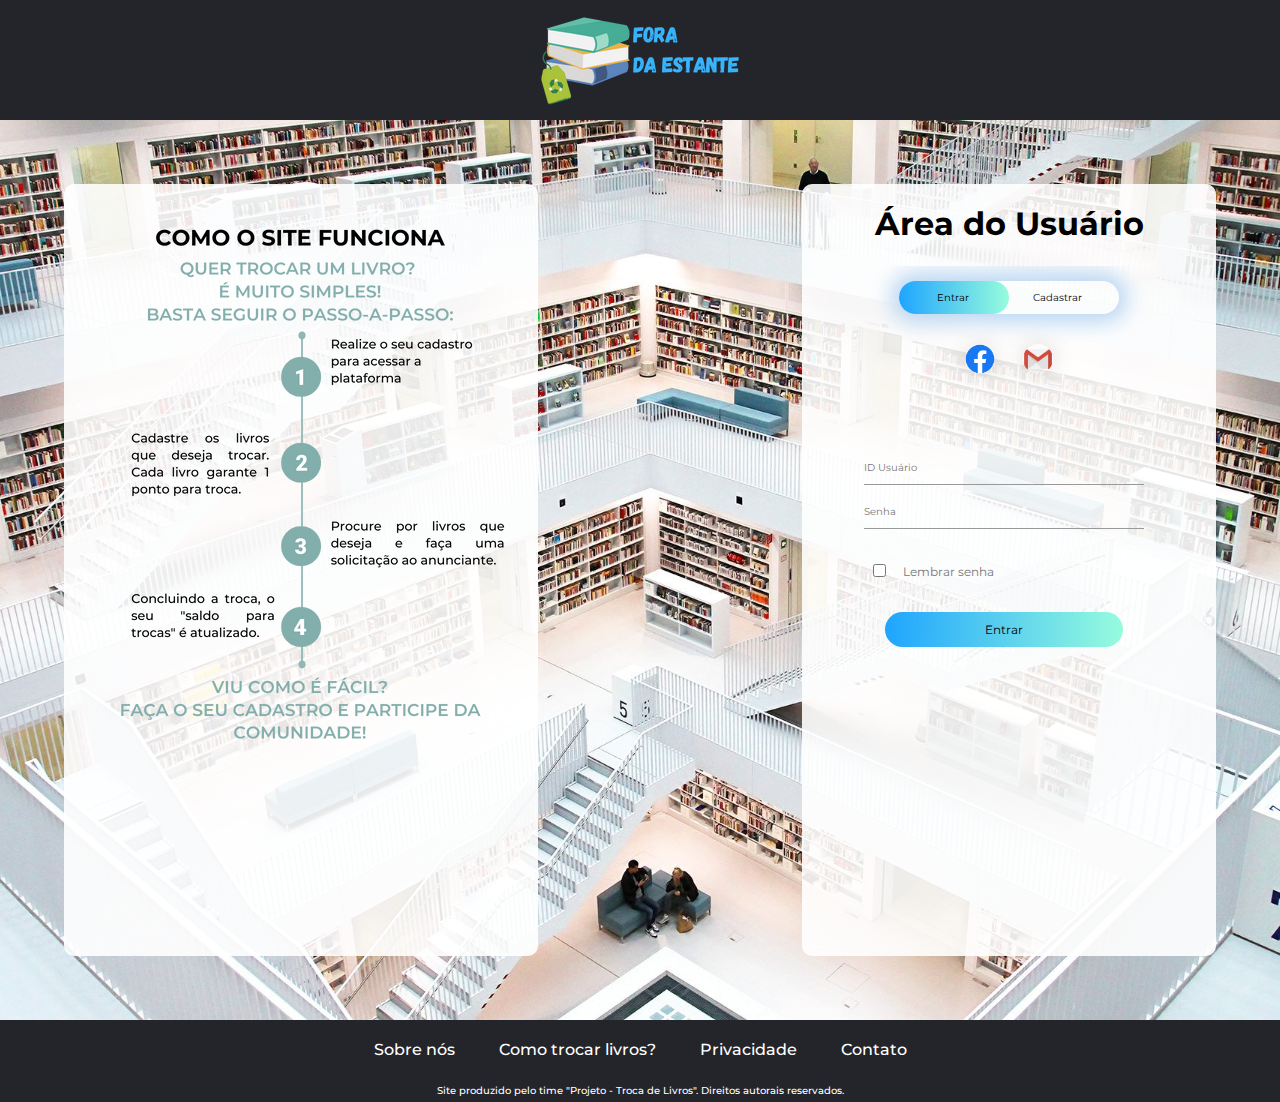
<file: src/homepage/homepage.html>
<!DOCTYPE html>
<html lang="pt-BR">
<head>
    <meta charset="utf-8">
    <meta name="viewport" content="with=device-width, initial scale=1.0">
    <title>Fora da Estante</title>
    <link rel="stylesheet" href="style.css">
</head>
<body>
    <header>
        <img class="logo" src="images/foradaestante1.png" alt="logo">
    </header>
    <section class="centro">
        <div class="tutorial">
            <img class="passos" src="images/passos.png" alt="steps">
        </div>
        <div class="arealogin">
            <h1>Área do Usuário</h1>
            <div class="formbox">
                <div class="buttonbox">
                    <div id="btn"></div>
                        <button type="button" class="toggle-btn" onclick="login()">Entrar</button>
                        <button type="button" class="toggle-btn" onclick="register()">Cadastrar</button>
                </div>
                <div class="socialicons">
                    <img src="images/fb.png">
                    <img src="images/gmail.png">
                </div>
                <form id="login" class="input-group">
                    <input type="text" class="input-field" placeholder="ID Usuário" required>
                    <input type="text" class="input-field" placeholder="Senha" required>
                    <input type="checkbox" class="check-box"><span class="span1">Lembrar senha</span>
                    <button type="submit" class="submit-btn">Entrar</button>
                </form>
                <form id="register" class="input-group">
                    <input type="text" class="input-field" placeholder="ID Usuário" required>
                    <input type="text" class="input-field" placeholder="E-mail" required>
                    <input type="text" class="input-field" placeholder="Digite uma senha" required>
                    <input type="checkbox" class="check-box"><span class="span2">Eu concordo com os termos de privacidade</span>
                    <button type="submit" class="submit-btn">Cadastrar</button>
                </form>
            </div>
            
        </div>

        <script>
            var x = document.getElementById("login");
            var y = document.getElementById("register");
            var z = document.getElementById("btn");

            function register(){
                x.style.left = "-400px";
                y.style.left = "50px";
                z.style.left = "110px";
            }

            function login(){
                x.style.left = "50px";
                y.style.left = "450px";
                z.style.left = "0px";
            }

        </script>

    </section>
    
        <nav>
            <ul class="nav-links">
                <li><a href="a">Sobre nós</a></li>
                <li><a href="a">Como trocar livros?</a></li>
                <li><a href="a">Privacidade</a></li>
                <li><a href="a">Contato</a></li>
            </ul>
        </nav>
        <footer>
            <p class="rights">Site produzido pelo time "Projeto - Troca de Livros". Direitos autorais reservados. </p>
        </footer>
        
    </footer>
    
</body>

</html>
</file>
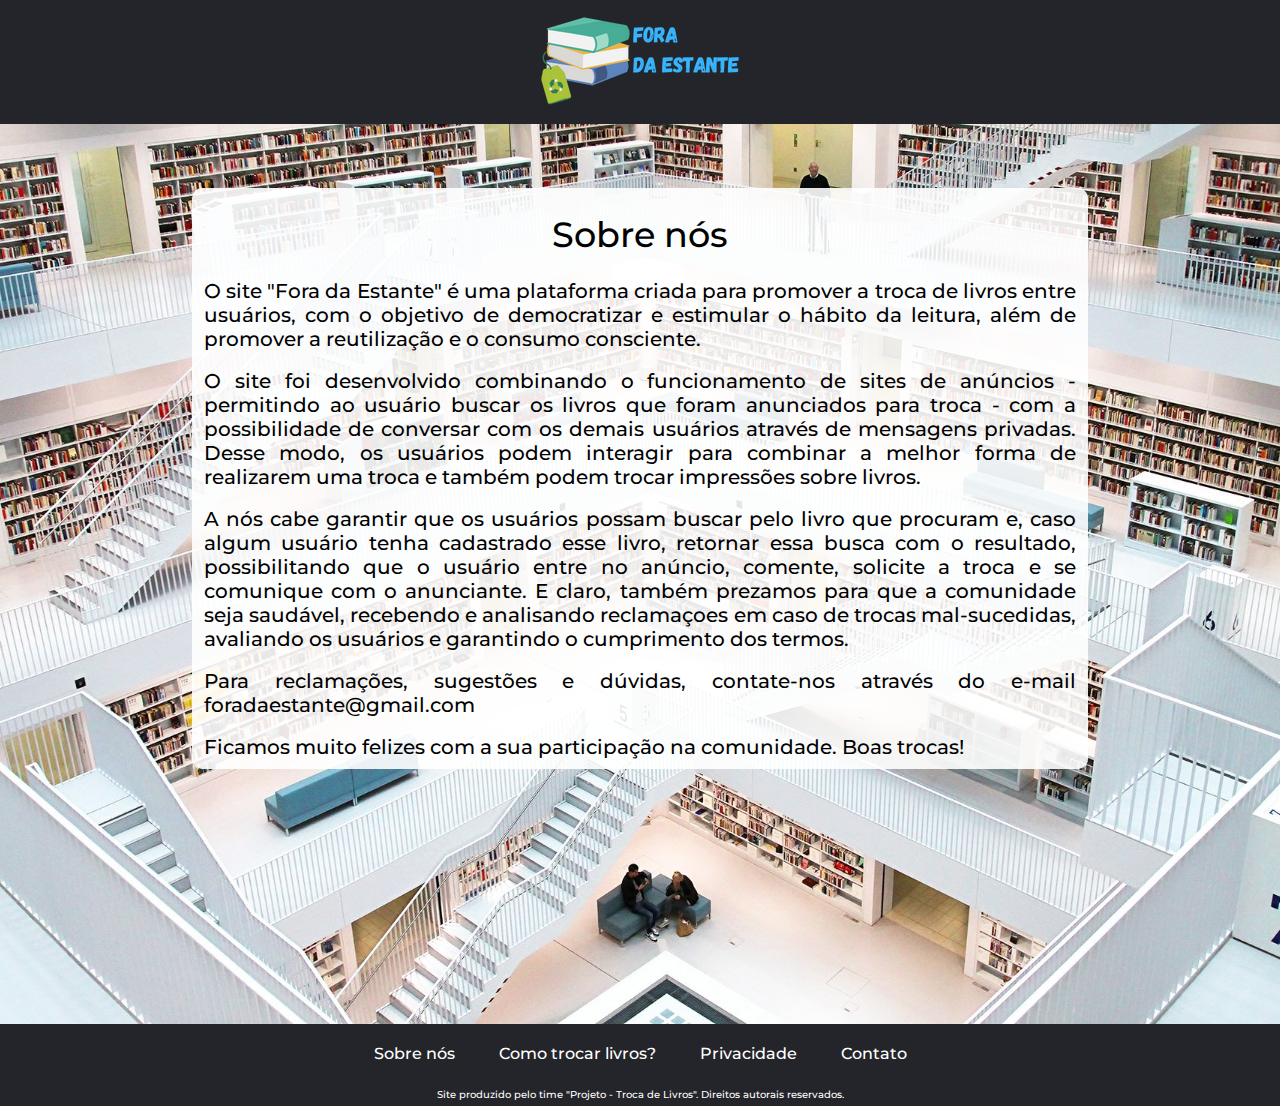
<file: src/Trocadelivros/html/aboutus.html>
<!DOCTYPE html>
<html lang="pt-BR">
<head>
    <meta charset="utf-8">
    <meta name="viewport" content="with=device-width, initial scale=1.0">
    <title>Fora da Estante</title>
    <link rel="stylesheet" href="../css/aboutusstyle.css">
</head>
<body>
    <header>
        <a href="../index.html"><img class="logo" src="../assets/images/foradaestante1.png" alt="logo"></a>
    </header>
    <section class="main">
        <div class="tutorial">
            <h1>Sobre nós</h1><br>
            <p>O site "Fora da Estante" é uma plataforma criada para promover a troca de livros entre usuários, com o objetivo de democratizar
                e estimular o hábito da leitura, além de promover a reutilização e o consumo consciente.</p><br>
            <p>O site foi desenvolvido combinando o funcionamento de sites de anúncios - permitindo ao usuário buscar os livros que foram
                anunciados para troca - com a possibilidade de conversar com os demais usuários através de mensagens privadas. Desse modo, os 
                usuários podem interagir para combinar a melhor forma de realizarem uma troca e também podem trocar impressões sobre livros.
            </p><br>
            <p>A nós cabe garantir que os usuários possam buscar pelo livro que procuram e, caso algum usuário tenha cadastrado esse livro,
                retornar essa busca com o resultado, possibilitando que o usuário entre no anúncio, comente, solicite a troca e se comunique 
                com o anunciante.
                E claro, também prezamos para que a comunidade seja saudável, recebendo e analisando reclamaçoes em caso de trocas mal-sucedidas,
                avaliando os usuários e garantindo o cumprimento dos termos.
            </p><br>
            <p>Para reclamações, sugestões e dúvidas, contate-nos através do e-mail foradaestante@gmail.com</p><br>
            <p>Ficamos muito felizes com a sua participação na comunidade. Boas trocas!</p>  
            
        </div>

    </section>
    
        <nav>
            <ul class="nav-links">
                <li><a href="../html/aboutus.html">Sobre nós</a></li>
                <li><a href="../html/howto.html">Como trocar livros?</a></li>
                <li><a href="../html/privacy.html">Privacidade</a></li>
                <li><a href="../html/contact.html">Contato</a></li>
            </ul>
        </nav>
        <footer>
            <p class="rights">Site produzido pelo time "Projeto - Troca de Livros". Direitos autorais reservados. </p>
        </footer>
        
    </footer>
    
</body>

</html>
</file>
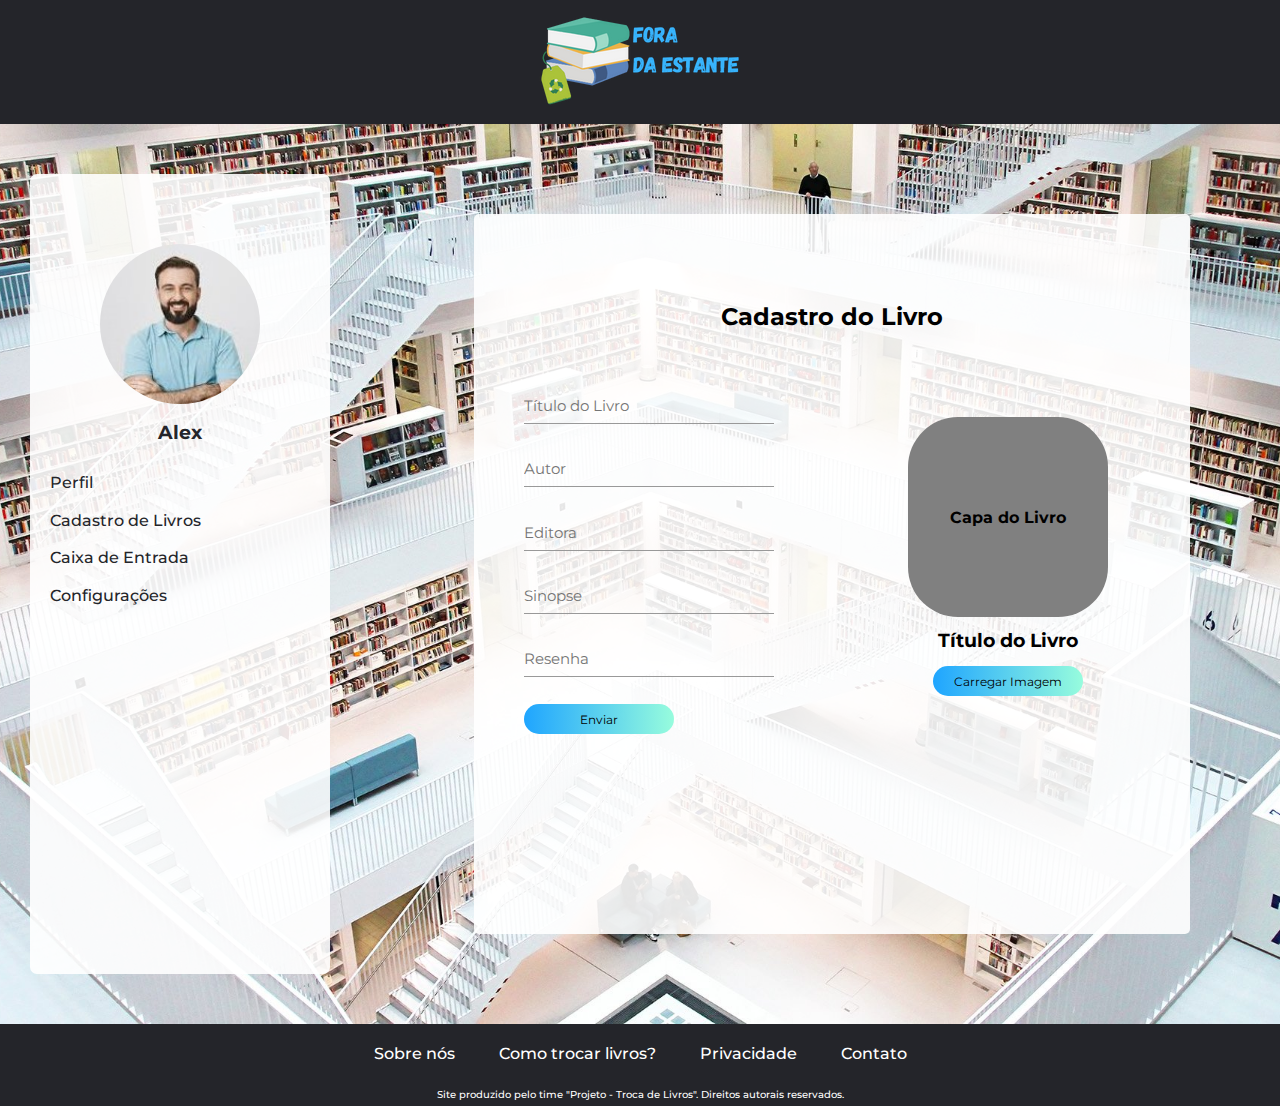
<file: src/Trocadelivros/html/bookregistration.html>
<!DOCTYPE html>
<html lang="pt-BR">
<head>
    <meta charset="utf-8">
    <meta name="viewport" content="with=device-width, initial scale=1.0">
    <title>Fora da Estante</title>
    <link rel="stylesheet" href="../css/style.css">
    <link rel="stylesheet" href="../css/base.css">
    <link rel="stylesheet" href="../css/bookregistration.css">
</head>

<body>
    <header>
        <a href="../html/profile.html"><img class="logo" src="../assets/images/foradaestante1.png" alt="logo"></a>
    </header>
    <section class="main">
        <div id="infosUser">
            <div class="profile">
                <img src="../assets/images/alex.jpeg" alt="imagem do usuário">
                <h2>Alex</h2>
            </div>
            <div class="profileitens">
                <a href="../html/profile.html">Perfil</a>
                <a href="../html/bookregistration.html">Cadastro de Livros</a>
                <a href="../html/mailbox.html">Caixa de Entrada</a>
                <a href="../html/settings.html">Configurações</a>
            </div>
        </div>
        <div class="core">
            <div class="profileset">
                <header id="headerpesq">                
                    
                </header>
                <h2>Cadastro do Livro</h2>
                <div id="grid">
                    <form id="form">
                        <input id="text" type="text" placeholder="Título do Livro" required><br><br>
                        <input id="text" type="text"placeholder="Autor"required><br><br>
                        <input id="text"type="text"placeholder="Editora "><br><br>
                        <input id="text"type="text"placeholder="Sinopse"><br><br>
                        <input id="text"type="text"placeholder="Resenha"required><br><br>
                        <input id="button" type="submit" value="Enviar"><br><br>
                    </form>
                    <div id="boximg">
                        <span>
                            <h4>Capa do Livro</h4>
                        </span>
                       <h3>Título do Livro</h3>
                        <input id="button" type="submit" value="Carregar Imagem">
                        
                    </div>
                </div>
                
            </div>
        </div>

    </section>

    <nav>
        <ul class="nav-links">
            <li><a href="../html/aboutus.html">Sobre nós</a></li>
            <li><a href="../html/howto.html">Como trocar livros?</a></li>
            <li><a href="../html/privacy.html">Privacidade</a></li>
            <li><a href="../html/contact.html">Contato</a></li>
        </ul>
    </nav>
    <footer>
        <p class="rights">Site produzido pelo time "Projeto - Troca de Livros". Direitos autorais reservados. </p>
    </footer>

    </footer>

</body>

</html>
</file>
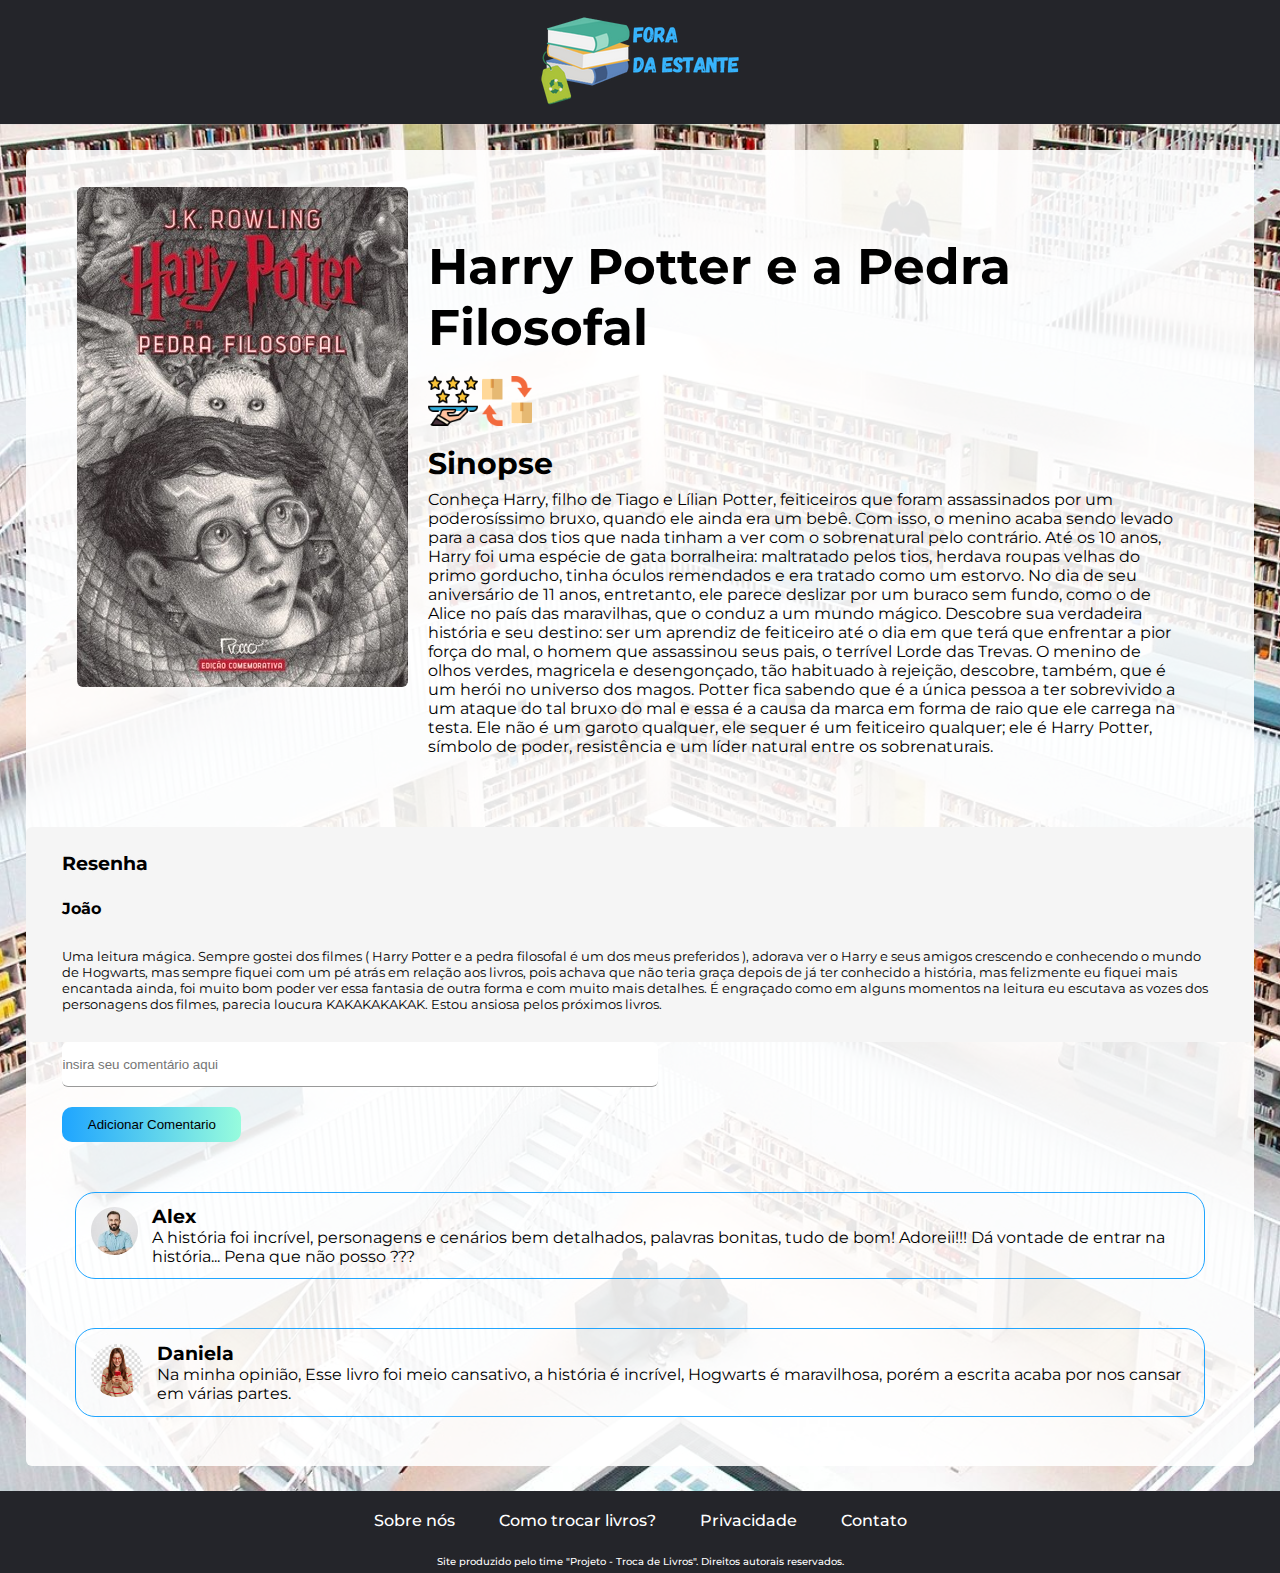
<file: src/Trocadelivros/html/books.html>
<!DOCTYPE html>
<html lang="pt-BR">
<head>
    <meta charset="utf-8">
    <meta name="viewport" content="with=device-width, initial scale=1.0">
    <title>Fora da Estante</title>
    <link rel="stylesheet" href="..\css\style.css">
    <link rel="stylesheet" href="..\css\base.css">
    <link rel="stylesheet" href="..\css\books.css">

</head>
<body>
    <header>
        <a href="../html/profile.html"><img class="logo" src="../assets/images/foradaestante1.png" alt="logo"></a>   
    </header>
    <section class="main">
       <div id="books">
            <div class="bookinfo">
                <section class="imgbook">
                    <img src="..\assets\images\HP.jpeg" alt="livro">
                </section>
                <section class="infobook">
                    <h1>Harry Potter e a Pedra Filosofal</h1>

                    <img id="rate" src="../assets/images/5-estrelas.png"></img>
                    <img id="rate" src="../assets/images/troca.png" onclick="funcao1()"></img>
                    <h3>Sinopse</h3>
                    <p>
                        Conheça Harry, filho de Tiago e Lílian Potter, feiticeiros que foram assassinados por um poderosíssimo bruxo, quando ele ainda era um bebê. Com isso, o menino acaba sendo levado para a casa dos tios que nada tinham a ver com o sobrenatural pelo contrário. Até os 10 anos, Harry foi uma espécie de gata borralheira: maltratado pelos tios, herdava roupas velhas do primo gorducho, tinha óculos remendados e era tratado como um estorvo. No dia de seu aniversário de 11 anos, entretanto, ele parece deslizar por um buraco sem fundo, como o de Alice no país das maravilhas, que o conduz a um mundo mágico. Descobre sua verdadeira história e seu destino: ser um aprendiz de feiticeiro até o dia em que terá que enfrentar a pior força do mal, o homem que assassinou seus pais, o terrível Lorde das Trevas.
                        O menino de olhos verdes, magricela e desengonçado, tão habituado à rejeição, descobre, também, que é um herói no universo dos magos. Potter fica sabendo que é a única pessoa a ter sobrevivido a um ataque do tal bruxo do mal e essa é a causa da marca em forma de raio que ele carrega na testa. Ele não é um garoto qualquer, ele sequer é um feiticeiro qualquer; ele é Harry Potter, símbolo de poder, resistência e um líder natural entre os sobrenaturais.
                    </p>
                </section>
            </div>
            <div class="bookreview">
                <article class="review">
                    <h3 id =reviewtag>Resenha </h3>
                    <a href="../html/userpage.html"><h4 id =reviewtag>João</h4> </a>
                    <p>
                        Uma leitura mágica.
                        Sempre gostei dos filmes ( Harry Potter e a pedra filosofal é um dos meus preferidos ), adorava ver o Harry e seus amigos crescendo e conhecendo o mundo de Hogwarts, mas sempre fiquei com um pé atrás em relação aos livros, pois achava que não teria graça depois de já ter conhecido a história, mas felizmente eu fiquei mais encantada ainda, foi muito bom poder ver essa fantasia de outra forma e com muito mais detalhes. É engraçado como em alguns momentos na leitura eu escutava as vozes dos personagens dos filmes, parecia loucura KAKAKAKAKAK. Estou ansiosa pelos próximos livros.  
                    </p>
                </article>
            </div>

                <div class="comentsadd">
                    <form >
                        <input type="text-area" placeholder="insira seu comentário aqui" required>
                        <button class="btn-addcoment">Adicionar Comentario</button>
                    </form>
                </div>

                <div class="coments">
                    <section class="imgcoments">
                        <img src="..\assets\images\alex.jpeg" alt="Foto do usuário">
                    </section>
                    <section class="contetntcoments">
                        <a id="user" href="../html/userpage.html"><h3>Alex</h3></a>
                        <p>A história foi incrível, personagens e cenários bem detalhados, palavras bonitas, tudo de bom! Adoreii!!! Dá vontade de entrar na história... Pena que não posso ???</p>
                    </section>
                </div>
                <div class="coments">
                    <section class="imgcoments">
                        <img src="..\assets\images\Daniela.jpg" alt="Foto do usuário">
                    </section>
                    <section class="contetntcoments">
                        <a id="user"href="../html/userpage.html"><h3>Daniela</h3></a>
                        <p>Na minha opinião,
                            Esse livro foi meio cansativo, a história é incrível, Hogwarts é maravilhosa, porém a escrita acaba por nos cansar em várias partes.</p>
                    </section>
                </div>
            
        </div>
        <script>
            function funcao1()
            {
                alert("Sua solicitação de troca foi enviada com sucesso!")
            }

        </script>
    </section>
    
        <nav>
            <ul class="nav-links">
                <li><a href="../html/aboutus.html">Sobre nós</a></li>
                <li><a href="../html/howto.html">Como trocar livros?</a></li>
                <li><a href="../html/privacy.html">Privacidade</a></li>
                <li><a href="../html/contact.html">Contato</a></li>
            </ul>
        </nav>
        <footer>
            <p class="rights">Site produzido pelo time "Projeto - Troca de Livros". Direitos autorais reservados. </p>
        </footer>
        
    </body>

</html>
</file>
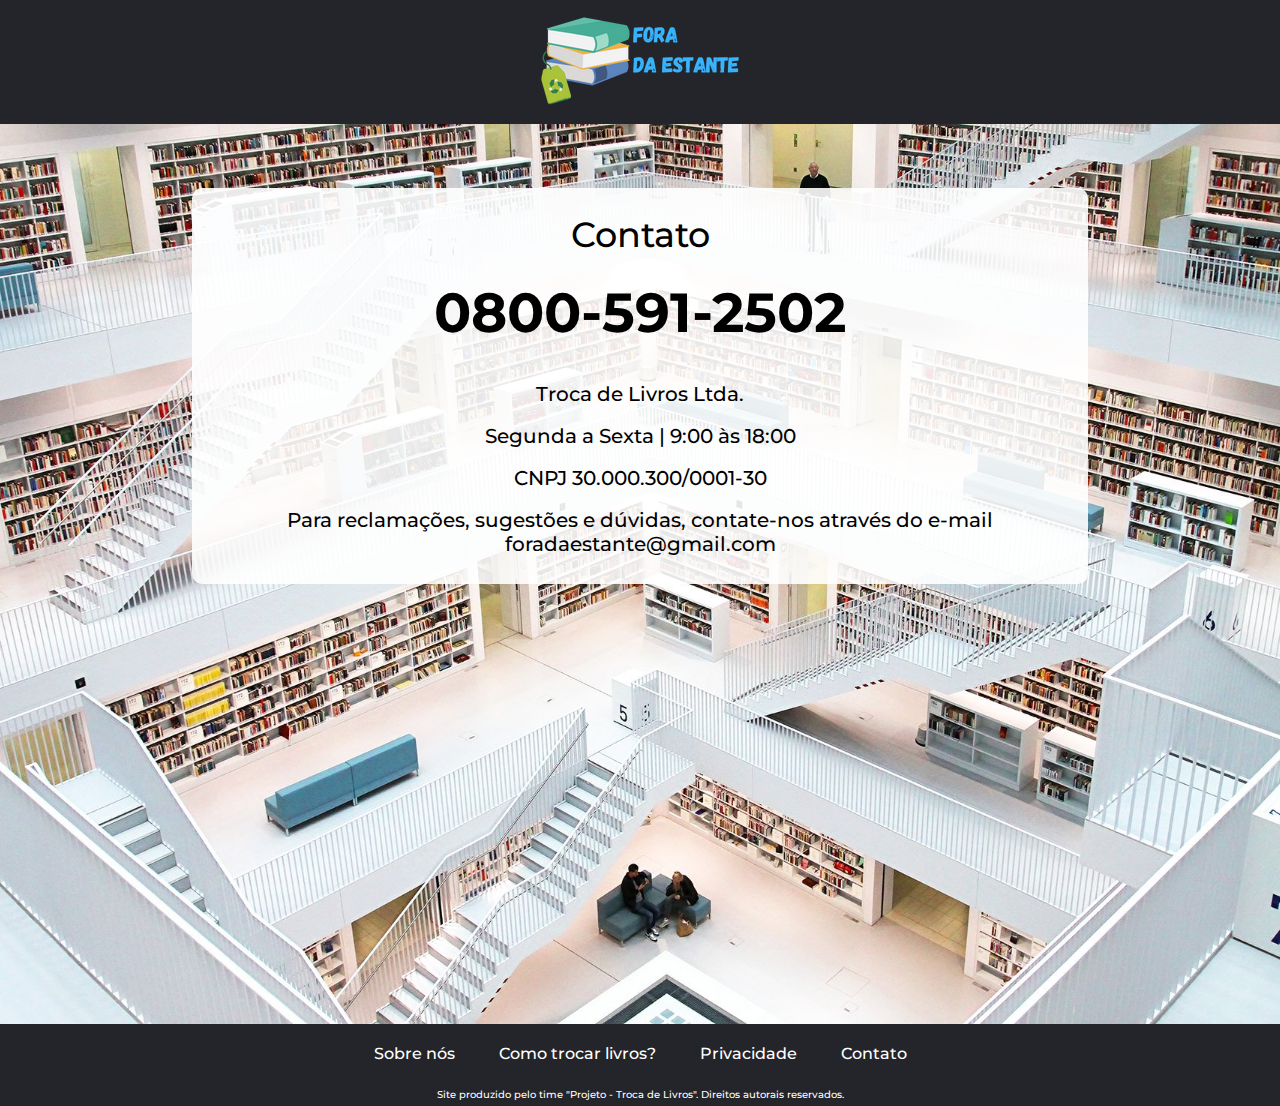
<file: src/Trocadelivros/html/contact.html>
<!DOCTYPE html>
<html lang="pt-BR">
<head>
    <meta charset="utf-8">
    <meta name="viewport" content="with=device-width, initial scale=1.0">
    <title>Fora da Estante</title>
    <link rel="stylesheet" href="../css/contactstyle.css">
</head>
<body>
    <header>
        <a href="../index.html"><img class="logo" src="../assets/images/foradaestante1.png" alt="logo"></a>
    </header>
    <section class="main">
        <div class="tutorial">
            <h1>Contato</h1><br>
            <p class="phonenumber">0800-591-2502</p><br><br>
            <p>Troca de Livros Ltda.
            </p><br>
            <p>Segunda a Sexta | 9:00 às 18:00
            </p><br>
            <p>CNPJ 30.000.300/0001-30
            </p><br>
            <p>Para reclamações, sugestões e dúvidas, contate-nos através do e-mail foradaestante@gmail.com</p><br>
            
            
        </div>

    </section>
    
        <nav>
            <ul class="nav-links">
                <li><a href="../html/aboutus.html">Sobre nós</a></li>
                <li><a href="../html/howto.html">Como trocar livros?</a></li>
                <li><a href="../html/privacy.html">Privacidade</a></li>
                <li><a href="../html/contact.html">Contato</a></li>
            </ul>
        </nav>
        <footer>
            <p class="rights">Site produzido pelo time "Projeto - Troca de Livros". Direitos autorais reservados. </p>
        </footer>
        
    </footer>
    
</body>

</html>
</file>
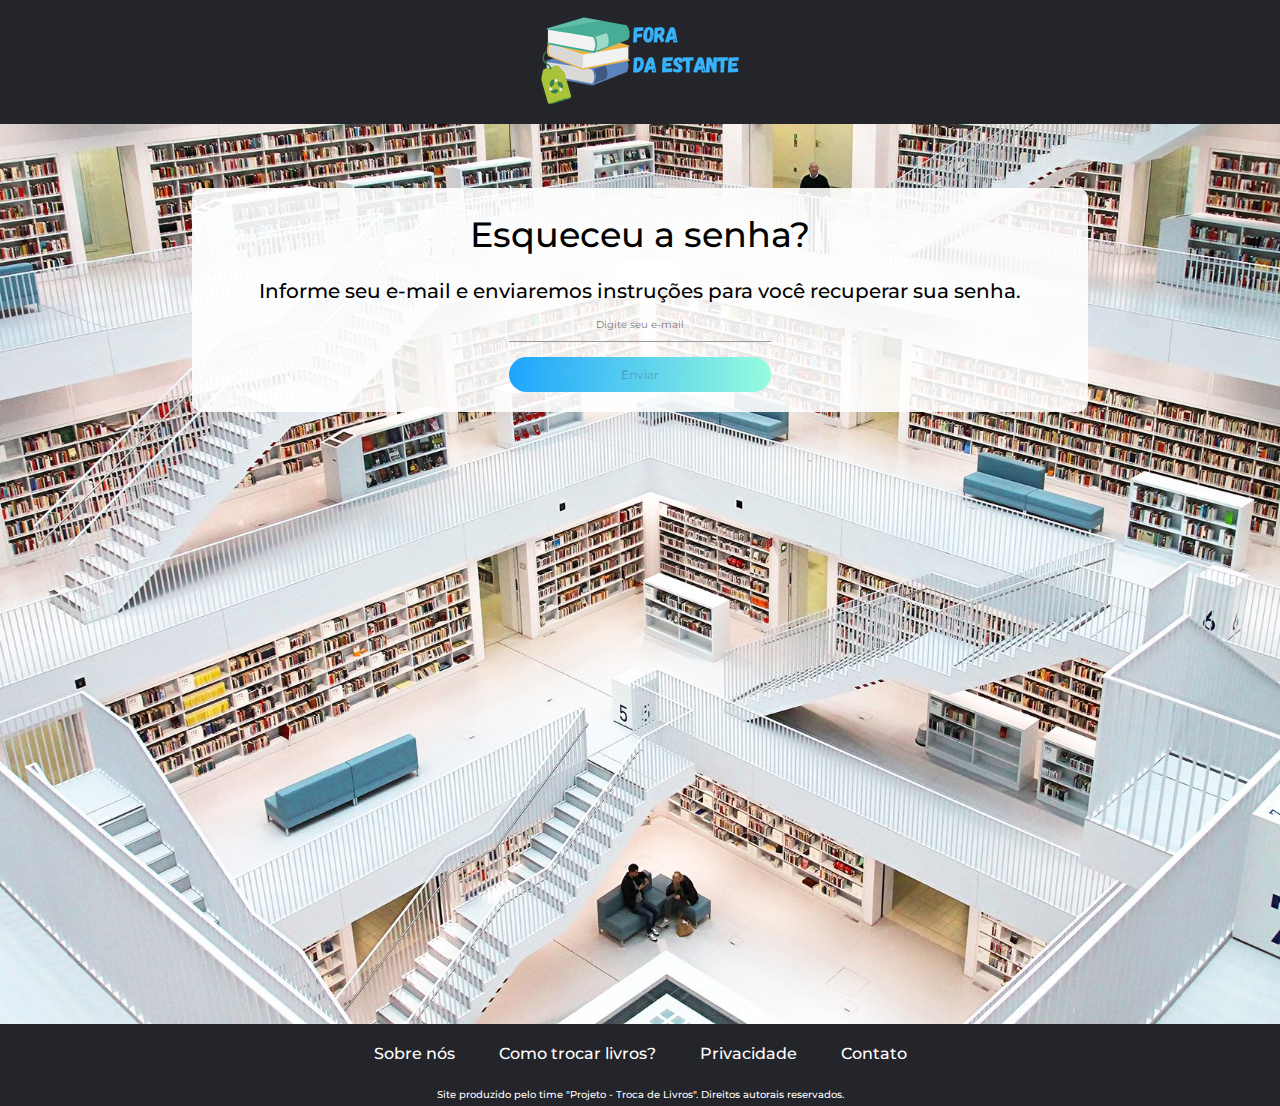
<file: src/Trocadelivros/html/forgot.html>
<!DOCTYPE html>
<html lang="pt-BR">
<head>
    <meta charset="utf-8">
    <meta name="viewport" content="with=device-width, initial scale=1.0">
    <title>Fora da Estante</title>
    <link rel="stylesheet" href="../css/forgotstyle.css">
</head>
<body>
    <header>
        <a href="../index.html"><img class="logo" src="../assets/images/foradaestante1.png" alt="logo"></a>
    </header>
    <section class="main">
        <div class="tutorial">
            <h1>Esqueceu a senha?</h1><br>
            <p>Informe seu e-mail e enviaremos instruções para você recuperar sua senha.</p>
            <form action="" id="form">
            <input type="text" class="input-field" placeholder="Digite seu e-mail" required>
            <button type="submit" class="submit-btn" disabled="disabled" onclick="funcao1()">Enviar</button>
            </form> 
            
        </div>

        <script>
            
            function checkInputs(inputs) {
                var filled = true;
                inputs.forEach(function(input) {
                    if(input.value === "") {
                    filled = false;
          }

            });

    return filled;

    }

    var inputs = document.querySelectorAll("input");
    var button = document.querySelector("button");

    inputs.forEach(function(input) {
  
    input.addEventListener("keyup", function() {

  if(checkInputs(inputs)) {
    button.disabled = false;
  } else {
    button.disabled = true;
  }

    });

    });

            function funcao1()
            {
                alert("Um e-mail foi enviado para que você possa recuperar a sua senha. Verifique a sua caixa de entrada.")
            }

        </script>
        
    </section>
    
        <nav>
            <ul class="nav-links">
                <li><a href="../html/aboutus.html">Sobre nós</a></li>
                <li><a href="../html/howto.html">Como trocar livros?</a></li>
                <li><a href="../html/privacy.html">Privacidade</a></li>
                <li><a href="../html/contact.html">Contato</a></li>
            </ul>
        </nav>
        <footer>
            <p class="rights">Site produzido pelo time "Projeto - Troca de Livros". Direitos autorais reservados. </p>
        </footer>
        
    </footer>
    
</body>

</html>
</file>
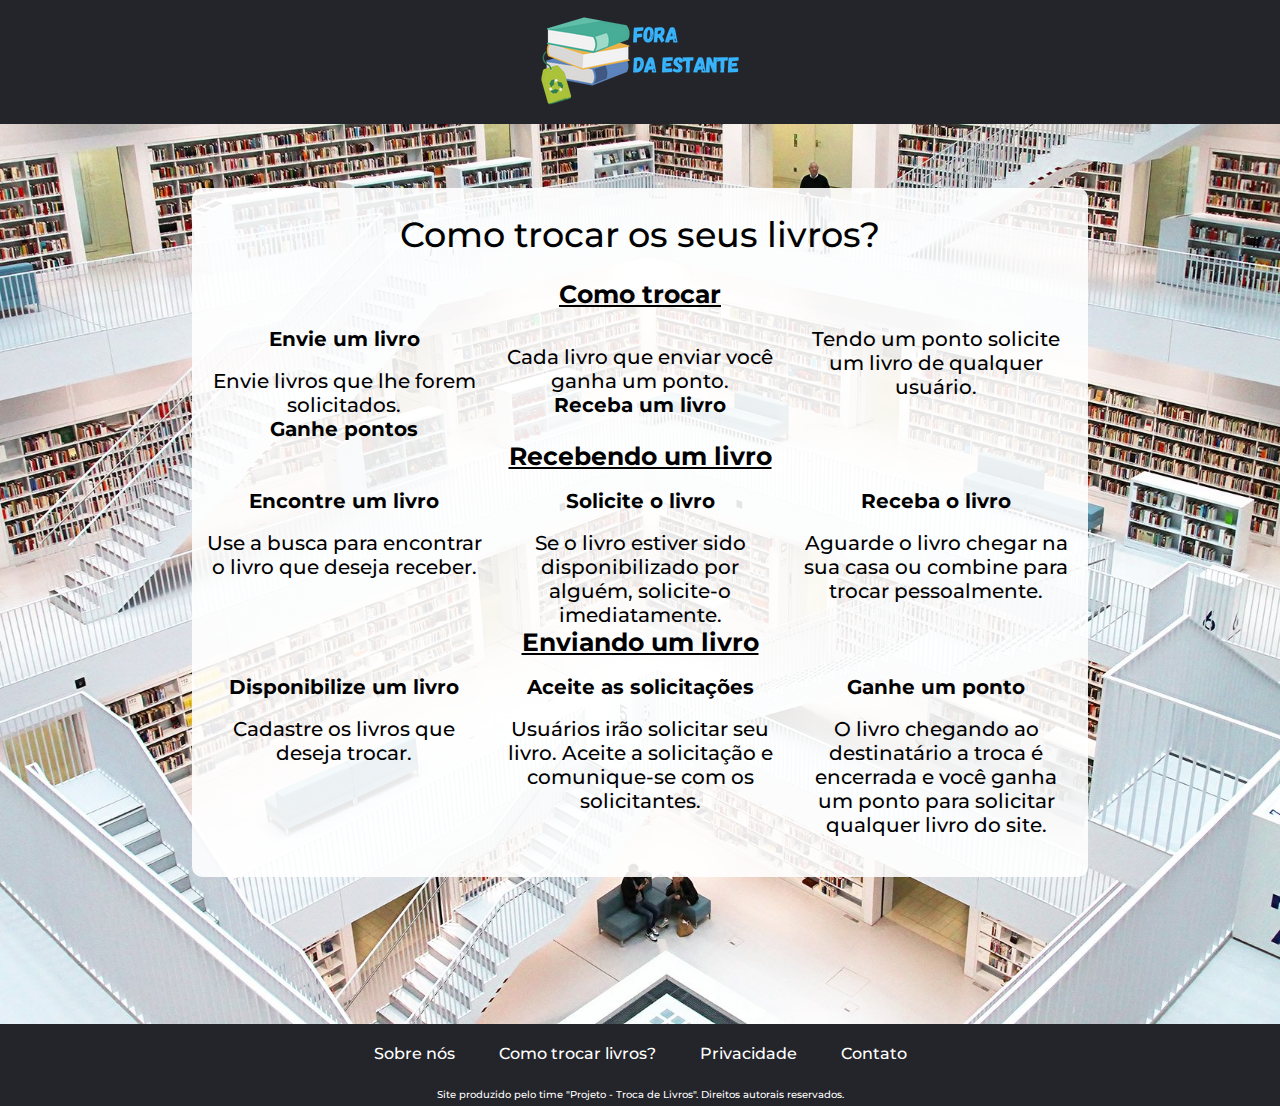
<file: src/Trocadelivros/html/howto.html>
<!DOCTYPE html>
<html lang="pt-BR">
<head>
    <meta charset="utf-8">
    <meta name="viewport" content="with=device-width, initial scale=1.0">
    <title>Fora da Estante</title>
    <link rel="stylesheet" href="../css/howtostyle.css">
</head>
<body>
    <header>
       <a href="../index.html"><img class="logo" src="../assets/images/foradaestante1.png" alt="logo"></a>
    </header>
    <section class="main">
        <div class="tutorial">
            <h1>Como trocar os seus livros?</h1><br>
            <h2>Como trocar</h2><br>
            <div class="container1">
                <h3>Envie um livro</h3><br>
                <p>Envie livros que lhe forem solicitados.</p>
                <h3>Ganhe pontos</h3><br>
                <p>Cada livro que enviar você ganha um ponto.</p>
                <h3>Receba um livro</h3><br>
                <p>Tendo um ponto solicite um livro de qualquer usuário.</p><br>     
            </div>
            <h2>Recebendo um livro</h2><br>
            <div class="container2">
                <h3>Encontre um livro</h3><br>
                <p>Use a busca para encontrar o livro que deseja receber.</p><br><br>
                <h3>Solicite o livro</h3><br>
                <p>Se o livro estiver sido disponibilizado por alguém, solicite-o imediatamente.</p>
                <h3>Receba o livro</h3><br>
                <p>Aguarde o livro chegar na sua casa ou combine para trocar pessoalmente.</p><br>     
            </div>
            <h2>Enviando um livro</h2><br>
            <div class="container3">
                <h3>Disponibilize um livro</h3><br>
                <p>Cadastre os livros que deseja trocar.</p><br><br><br><br><br>
                <h3>Aceite as solicitações</h3><br>
                <p>Usuários irão solicitar seu livro. Aceite a solicitação e comunique-se com os solicitantes.</p><br><br><br>
                <h3>Ganhe um ponto</h3><br>
                <p>O livro chegando ao destinatário a troca é encerrada e você ganha um ponto para solicitar qualquer livro do site.</p><br>     
            </div>
        </div>

    </section>
    
        <nav>
            <ul class="nav-links">
                <li><a href="../html/aboutus.html">Sobre nós</a></li>
                <li><a href="../html/howto.html">Como trocar livros?</a></li>
                <li><a href="../html/privacy.html">Privacidade</a></li>
                <li><a href="../html/contact.html">Contato</a></li>
            </ul>
        </nav>
        <footer>
            <p class="rights">Site produzido pelo time "Projeto - Troca de Livros". Direitos autorais reservados. </p>
        </footer>
        
    </footer>
    
</body>

</html>
</file>
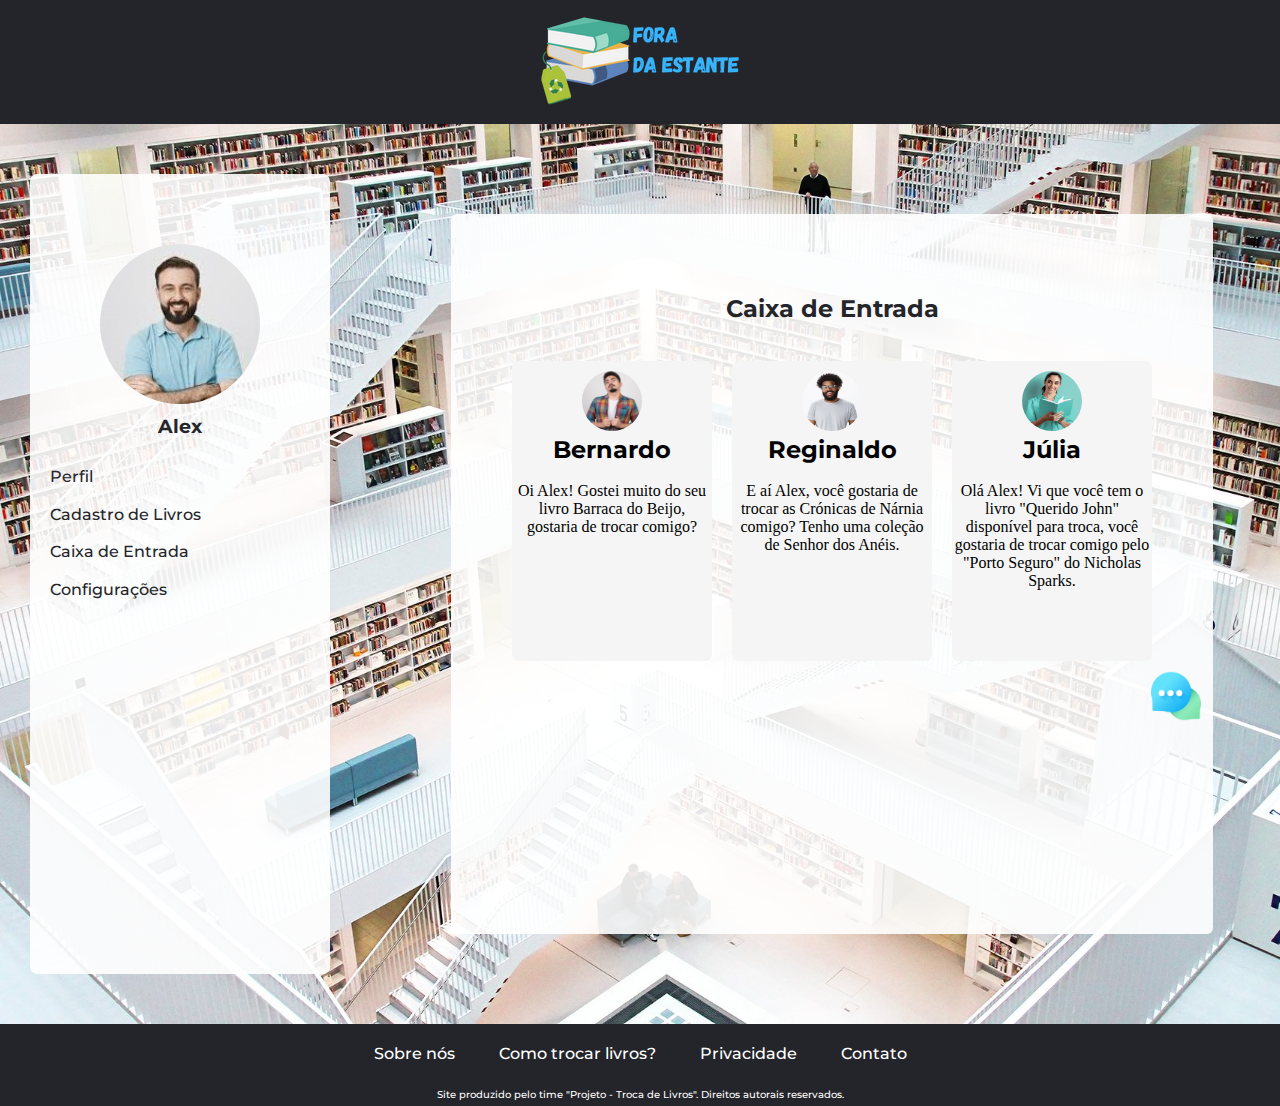
<file: src/Trocadelivros/html/mailbox.html>
<!DOCTYPE html>
<html lang="pt-BR">
<head>
    <meta charset="utf-8">
    <meta name="viewport" content="with=device-width, initial scale=1.0">
    <title>Fora da Estante</title>
    <link rel="stylesheet" href="../css/style.css">
    <link rel="stylesheet" href="../css/base.css">
    <link rel="stylesheet" href="../css/mailbox.css">
</head>
<body>
    <header>
        <a href="../html/profile.html"><img class="logo" src="../assets/images/foradaestante1.png" alt="logo"></a>
    </header>
    <section class="main">
      <div id="infosUser">
        <div class="profile">
            <img src="../assets/images/alex.jpeg" alt="imagem do usuário">
            <h2>Alex</h2>
        </div>
        <div class="profileitens">
            <a href="../html/profile.html">Perfil</a>
            <a href="../html/bookregistration.html">Cadastro de Livros</a>
            <a href="../html/mailbox.html">Caixa de Entrada</a>
            <a href="../html/settings.html">Configurações</a>
         </div>
        </div>

        <div class="core">
        
            <div id="mailarea">
                

                <div class="mail">
                    <h2>Caixa de Entrada</h2><br><br>
                </div>

                <div id="inbox">
                    
                    <div class="inboxcards">
                        <img src="../assets/images/Bernardo.jpg"><br>
                        <h2>Bernardo</h2><br>
                        <p>Oi Alex! Gostei muito do seu livro Barraca do Beijo, gostaria de trocar comigo?</p>
                    </div>
                    
                    <div class="inboxcards">
                        <img src="../assets/images/Reginaldo.jpg"><br>
                        <h2>Reginaldo</h2><br>
                        <p>E aí Alex, você gostaria de trocar as Crónicas de Nárnia comigo? Tenho uma coleção de Senhor dos Anéis. </p>
                    </div>

                    <div class="inboxcards">
                        <img src="../assets/images/Julia.jpg"><br>
                        <h2>Júlia</h2><br>
                        <p>Olá Alex! Vi que você tem o livro "Querido John" disponível para troca, você gostaria de trocar comigo pelo "Porto Seguro" do Nicholas Sparks.</p>
                    </div>
                </div>
                <span id="btnchat"></span>
            </div>
            <div id="chat">
                <div id="messager">
                    <span id="robo"></span>
                    <p>Olá Alex!</p>
                </div>
                <input id="textchat" type="text" placeholder="chat">
                <span id="btnsend"> </span>
            </div>

        </div>
    </section>   
  
         <nav>
            <ul class="nav-links">
                <li><a href="../html/aboutus.html">Sobre nós</a></li>
                <li><a href="../html/howto.html">Como trocar livros?</a></li>
                <li><a href="../html/privacy.html">Privacidade</a></li>
                <li><a href="../html/contact.html">Contato</a></li>
            </ul>
        </nav>
        <footer>
            <p class="rights">Site produzido pelo time "Projeto - Troca de Livros". Direitos autorais reservados. </p>
        </footer>
        
    </section>
    <script src="https://code.jquery.com/jquery-3.6.0.min.js"></script>
    <script src="../javascript/mailbox.js"></script>
    
</body>

</html>
</file>
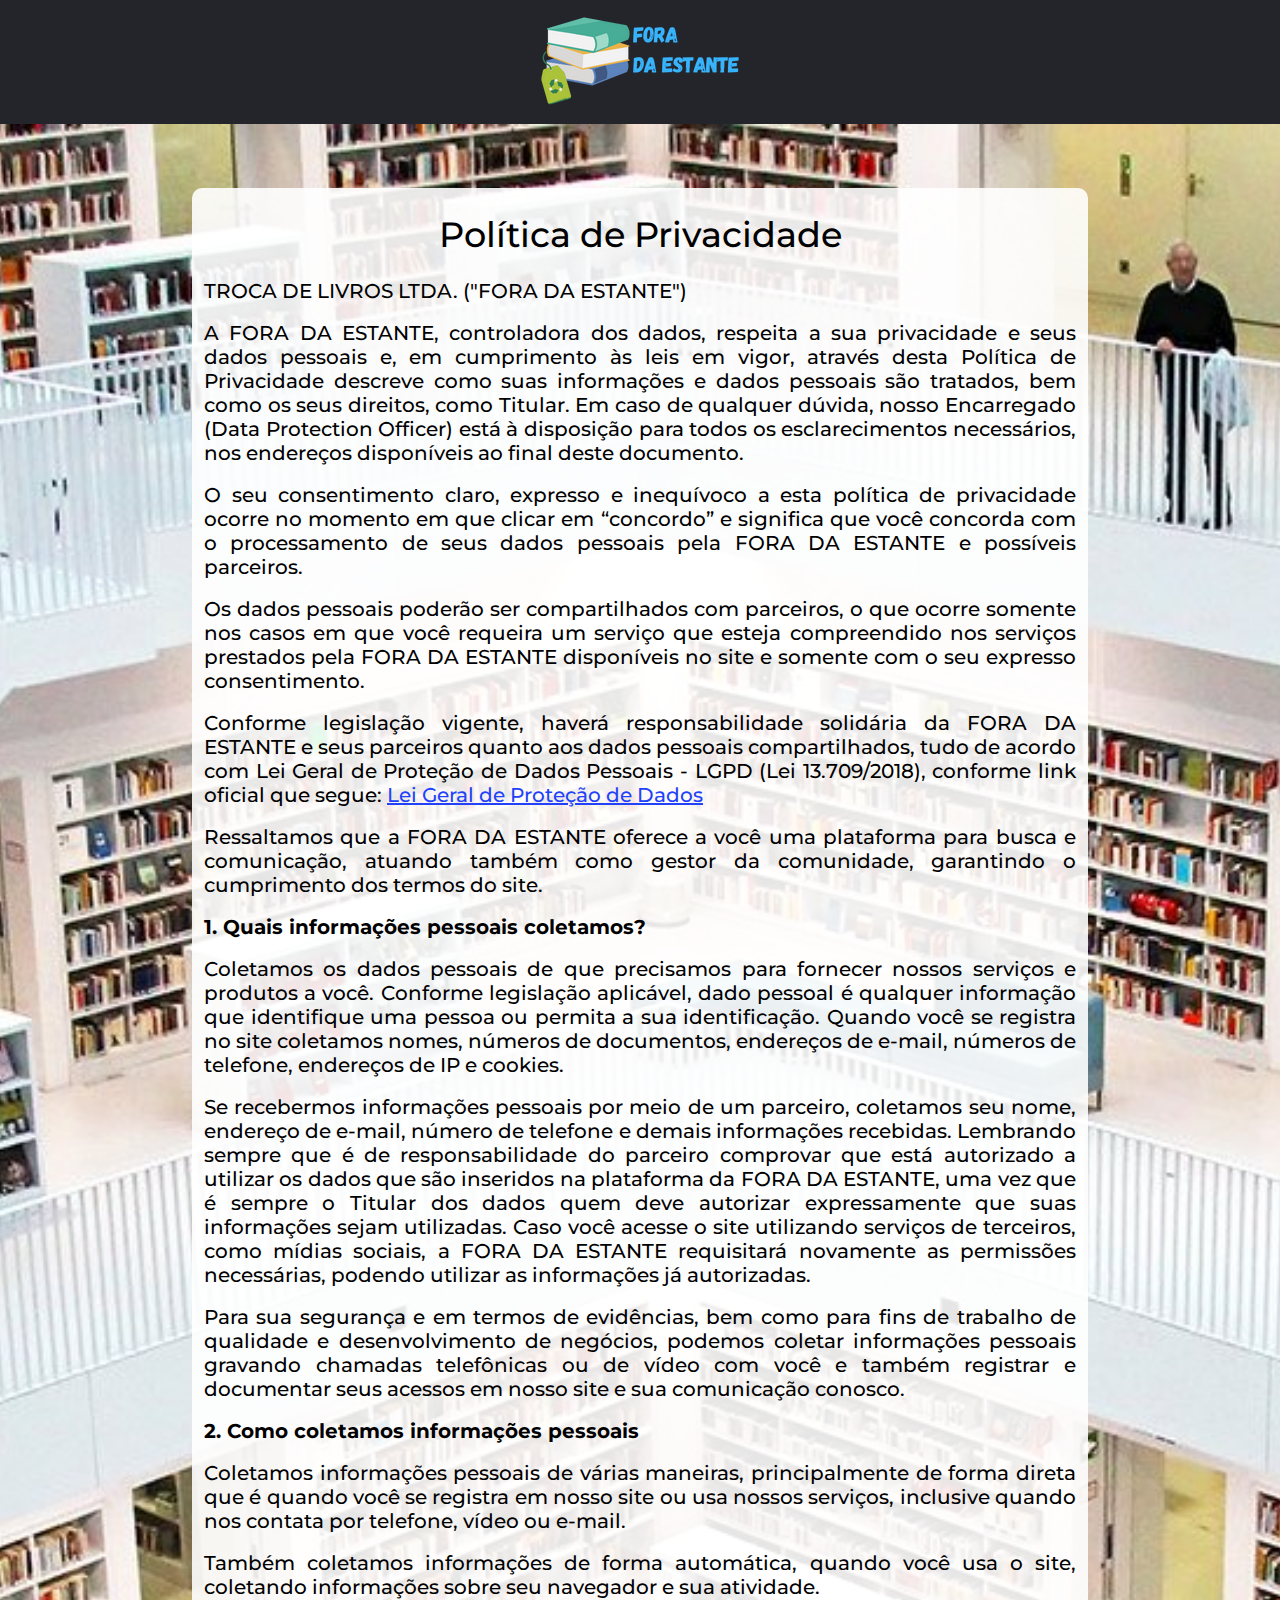
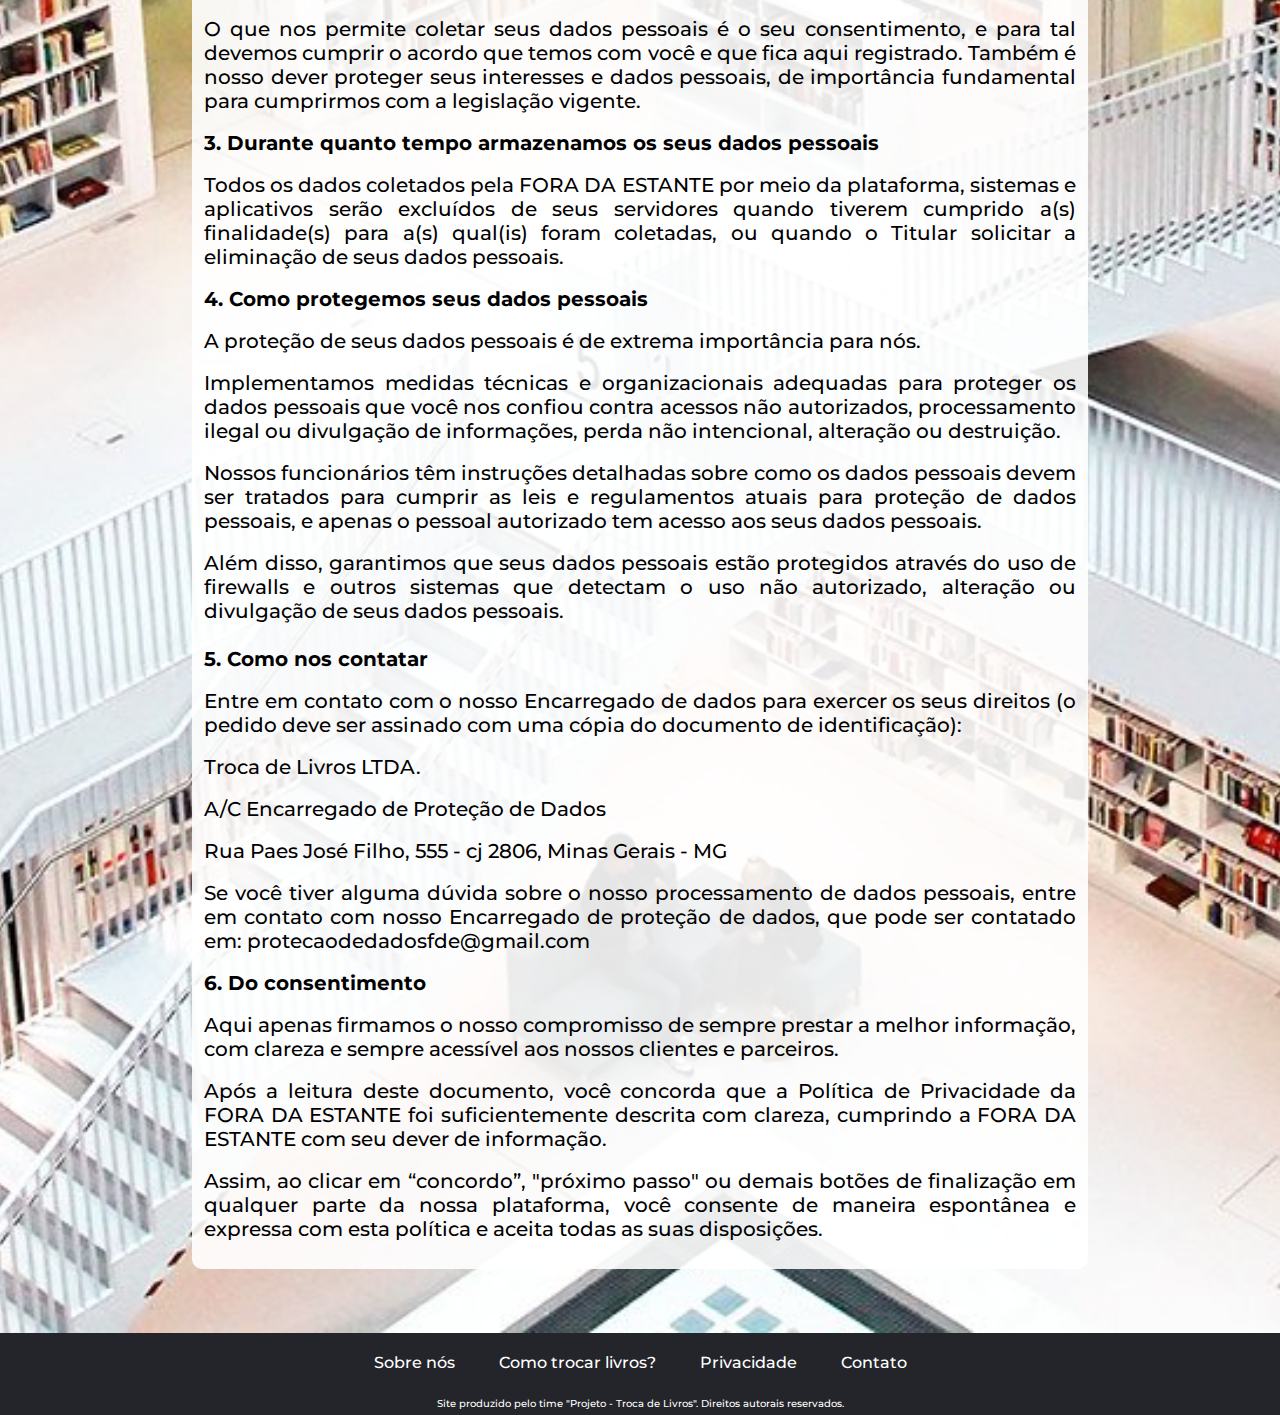
<file: src/Trocadelivros/html/privacy.html>
<!DOCTYPE html>
<html lang="pt-BR">
<head>
    <meta charset="utf-8">
    <meta name="viewport" content="with=device-width, initial scale=1.0">
    <title>Fora da Estante</title>
    <link rel="stylesheet" href="../css/privacystyle.css">
</head>
<body>
    <header>
        <a href="../index.html"><img class="logo" src="../assets/images/foradaestante1.png" alt="logo"></a>
    </header>
    <section class="main">
        <div class="tutorial">
            <h1>Po­lí­tica de Pri­va­ci­dade</h1>
            <br>
            <p>TROCA DE LIVROS LTDA. ("FORA DA ESTANTE")</p><br>
            <p>A FORA DA ESTANTE, controladora dos dados, respeita a sua privacidade e seus dados pessoais e, em cumprimento às leis em vigor, 
                através desta Política de Privacidade descreve como suas informações e dados pessoais são tratados, bem como os seus direitos, como Titular. 
                Em caso de qualquer dúvida, nosso Encarregado (Data Protection Officer) 
                está à disposição para todos os esclarecimentos necessários, nos endereços disponíveis ao final deste documento.</p><br>
            <p>O seu consentimento claro, expresso e inequívoco a esta política de privacidade ocorre no momento em que clicar em “concordo” 
                e significa que você concorda com o processamento de seus dados pessoais pela FORA DA ESTANTE e possíveis parceiros.</p><br>
            <p>Os dados pessoais poderão ser compartilhados com parceiros, o que ocorre somente nos casos em que você requeira um serviço
                 que esteja compreendido nos serviços prestados pela FORA DA ESTANTE disponíveis no site e somente com o seu expresso consentimento.</p><br>
            <p>Conforme legislação vigente, haverá responsabilidade solidária da FORA DA ESTANTE e seus parceiros quanto aos dados pessoais 
                compartilhados, tudo de acordo com Lei Geral de Proteção de Dados Pessoais - LGPD (Lei 13.709/2018), conforme link oficial 
                que segue: <a class="law" href="http://www.planalto.gov.br/ccivil_03/_ato2015-2018/2018/lei/L13709compilado.htm">Lei Geral de Proteção de Dados</a></p><br>
            <p>Ressaltamos que a FORA DA ESTANTE oferece a você uma plataforma para busca e comunicação, atuando também como gestor da comunidade,
                 garantindo o cumprimento dos termos do site.</p>
            <br>     
            <h2>1. Quais informações pessoais coletamos?</h2><br>
            <p>Coletamos os dados pessoais de que precisamos para fornecer nossos serviços e produtos a você. 
                Conforme legislação aplicável, dado pessoal é qualquer informação que identifique uma pessoa ou permita a sua identificação.
                Quando você se registra no site coletamos nomes, números de documentos, endereços de e-mail, números de telefone, endereços de IP e cookies.</p><br>
                <p>Se recebermos informações pessoais por meio de um parceiro, coletamos seu nome, endereço de e-mail, número de telefone e demais informações recebidas. 
                Lembrando sempre que é de responsabilidade do parceiro comprovar que está autorizado a utilizar os dados que são inseridos na plataforma da FORA DA ESTANTE, uma vez que é sempre o Titular dos dados quem deve autorizar expressamente que suas informações sejam utilizadas.
                Caso você acesse o site utilizando serviços de terceiros, como mídias sociais, a FORA DA ESTANTE requisitará novamente as permissões necessárias, podendo utilizar as informações já autorizadas.
                </p><br>       
                <p>Para sua segurança e em termos de evidências, bem como para fins de trabalho de qualidade e desenvolvimento de negócios, 
                    podemos coletar informações pessoais gravando chamadas telefônicas ou de vídeo com você e também registrar e documentar seus acessos 
                    em nosso site e sua comunicação conosco.</p>
                    <br>
            <h2>2. Como coletamos informações pessoais</h2>
                    <br>
                <p>Coletamos informações pessoais de várias maneiras, principalmente de forma direta que é quando você se registra em nosso site ou usa nossos serviços, inclusive quando nos contata
                     por telefone, vídeo ou e-mail.</p><br>
                <p>Também coletamos informações de forma automática, quando você usa o site, coletando informações sobre seu navegador e sua atividade.</p><br>
                <p>O que nos permite coletar seus dados pessoais é o seu consentimento, e para tal devemos cumprir o acordo que temos com você 
                    e que fica aqui registrado. Também é nosso dever proteger seus interesses e dados pessoais, de importância fundamental para cumprirmos com a legislação vigente.</p>
                    <br>
            <h2>3. Durante quanto tempo armazenamos os seus dados pessoais</h2>
                    <br>
                <p>Todos os dados coletados pela FORA DA ESTANTE por meio da plataforma, sistemas e aplicativos serão excluídos de seus servidores
                     quando tiverem cumprido a(s) finalidade(s) para a(s) qual(is) foram coletadas, ou quando o Titular solicitar a eliminação 
                     de seus dados pessoais.</p>
                     <br>
            <h2>4. Como protegemos seus dados pessoais</h2>
                     <br>
                <p>A proteção de seus dados pessoais é de extrema importância para nós.</p><br>
                <p>Implementamos medidas técnicas e organizacionais adequadas para proteger os dados pessoais que você nos confiou contra 
                    acessos não autorizados, processamento ilegal ou divulgação de informações, perda não intencional, alteração ou destruição.</p><br> 
                <p>Nossos funcionários têm instruções detalhadas sobre como os dados pessoais devem ser tratados para cumprir as leis e 
                    regulamentos atuais para proteção de dados pessoais, e apenas o pessoal autorizado tem acesso aos seus dados pessoais.</p><br> 
                <p>Além disso, garantimos que seus dados pessoais estão protegidos através do uso de firewalls e outros 
                        sistemas que detectam o uso não autorizado, alteração ou divulgação de seus dados pessoais.</pr><br>
                    <br>
            <h2>5. Como nos contatar</h2>
                    <br>
                <p>
                    Entre em contato com o nosso Encarregado de dados para exercer os seus direitos (o pedido deve ser assinado com uma cópia do documento de identificação):
                </p><br>
                <p>
                    Troca de Livros LTDA.
                </p><br>
                <p>A/C Encarregado de Proteção de Dados
                </p><br>
                <p>Rua Paes José Filho, 555 - cj 2806, Minas Gerais - MG
                </p><br>
                <p>Se você tiver alguma dúvida sobre o nosso processamento de dados pessoais, entre em contato com nosso Encarregado de proteção
                     de dados, que pode ser contatado em:  protecaodedadosfde@gmail.com
                </p>
                <br>
                <h2>6. Do consentimento</h2>
                <br>
                <p>Aqui apenas firmamos o nosso compromisso de sempre prestar a melhor informação, com clareza e sempre acessível aos nossos clientes e parceiros.</p><br>
                <p>Após a leitura deste documento, você concorda que a Política de Privacidade da FORA DA ESTANTE foi suficientemente descrita com clareza, cumprindo a FORA DA ESTANTE com seu dever de informação.</p><br>
                <p>Assim, ao clicar em “concordo”, "próximo passo" ou demais botões de finalização em qualquer parte da nossa plataforma, você consente de maneira espontânea e expressa com esta política e aceita todas as suas disposições.</p><br>

        </div>

    </section>
    
        <nav>
            <ul class="nav-links">
                <li><a href="../html/aboutus.html">Sobre nós</a></li>
                <li><a href="../html/howto.html">Como trocar livros?</a></li>
                <li><a href="../html/privacy.html">Privacidade</a></li>
                <li><a href="../html/contact.html">Contato</a></li>
            </ul>
        </nav>
        <footer>
            <p class="rights">Site produzido pelo time "Projeto - Troca de Livros". Direitos autorais reservados. </p>
        </footer>
        
    </footer>
    
</body>

</html>
</file>
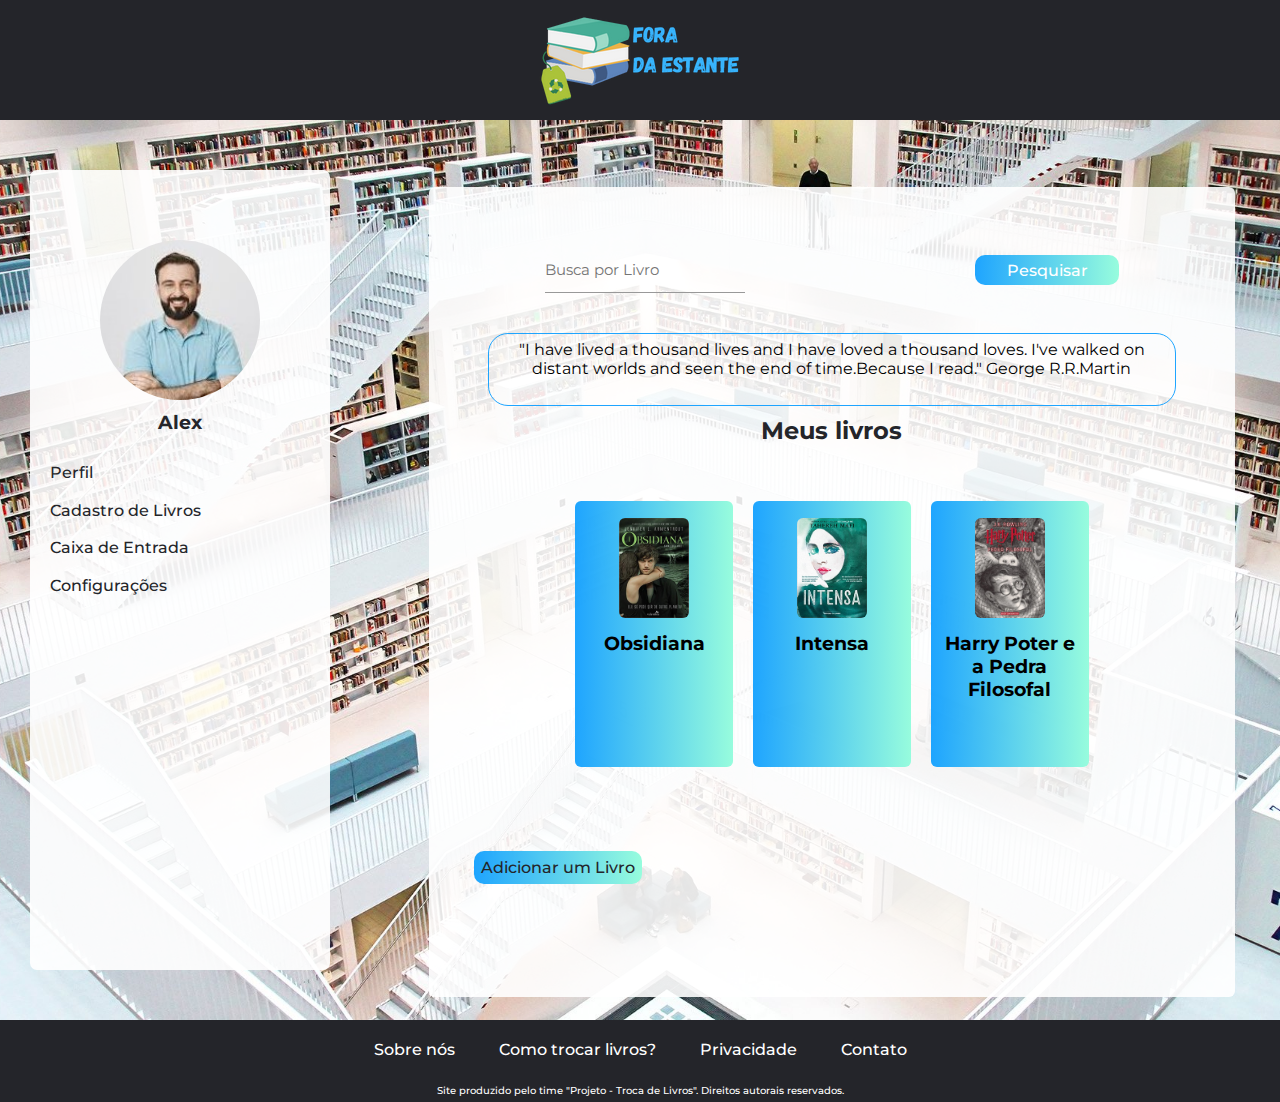
<file: src/Trocadelivros/html/profile.html>
<!DOCTYPE html>
<html lang="pt-BR">
<head>
    <meta charset="utf-8">
    <meta name="viewport" content="with=device-width, initial scale=1.0">
    <title>Fora da Estante</title>
    <link rel="stylesheet" href="..\css\style.css">
    <link rel="stylesheet" href="..\css\base.css">
    <link rel="stylesheet" href="..\css\profile.css">
</head>
<body>
    <header>
        <img class="logo" src="..\assets\images\foradaestante1.png" alt="logo">
    </header>
    <section class="main">
      <div id="infosUser">
        <div class="profile">
            <img src="..\assets\images\alex.jpeg" alt="imagem do usuário">
            <h2>Alex</h2>
           
        </div>
        <div class="profileitens">
            <a href="../html/profile.html">Perfil</a>
            <a href="../html/bookregistration.html">Cadastro de Livros</a>
            <a href="../html/mailbox.html">Caixa de Entrada</a>
            <a href="../html/settings.html">Configurações</a>
         </div>
        </div>

        <div class="core">
        
            <div id="booksarea">
                <header id="headerpesq">                
                    <input id="text" type="text" placeholder="Busca por Livro">
                    <button class="btn-search"><a href="..//html/result.html">Pesquisar</a>
                    
                </header>
                <div></button></div>
                
                <div class="mybooks">
                    <div id="bio"><p>"I have lived a thousand lives and I have loved a thousand loves.
                        I've walked on distant worlds and seen the end of time.Because I read."
                        
                        George R.R.Martin</p></div>
                    
                    <h2>Meus livros</h2>
                </div>

                <div id="books">
                    
                    <div class="bookscards">
                        <img src="../assets/images/obsidiana.jpg" alt="livro">
                        <h3>Obsidiana</h3>
                    </div>
                    
                    <div class="bookscards">
                        <img src="../assets/images/intensa.jpg" alt="livro">
                        <h3>Intensa</h3>
                    </div>

                    <div class="bookscards">
                        <img src="..\assets\images\HP.jpeg" alt="livro">
                        <h3>Harry Poter e a Pedra Filosofal</h3>
                    </div>

                </div>
                <button class="btn-addbook"><a href="..//html/bookregistration.html">Adicionar um Livro</a></button>
            </div> 
        </div>
            
        </div>
    </section>     
  
    <nav>
            <ul class="nav-links">
                <li><a href="../html/aboutus.html">Sobre nós</a></li>
                 <li><a href="../html/howto.html">Como trocar livros?</a></li>
                <li><a href="../html/privacy.html">Privacidade</a></li>
                <li><a href="../html/contact.html">Contato</a></li>
            </ul>
        </nav>
        <footer>
            <p class="rights">Site produzido pelo time "Projeto - Troca de Livros". Direitos autorais reservados. </p>
        </footer>
        
    </footer>
    
</body>

</html>
</file>
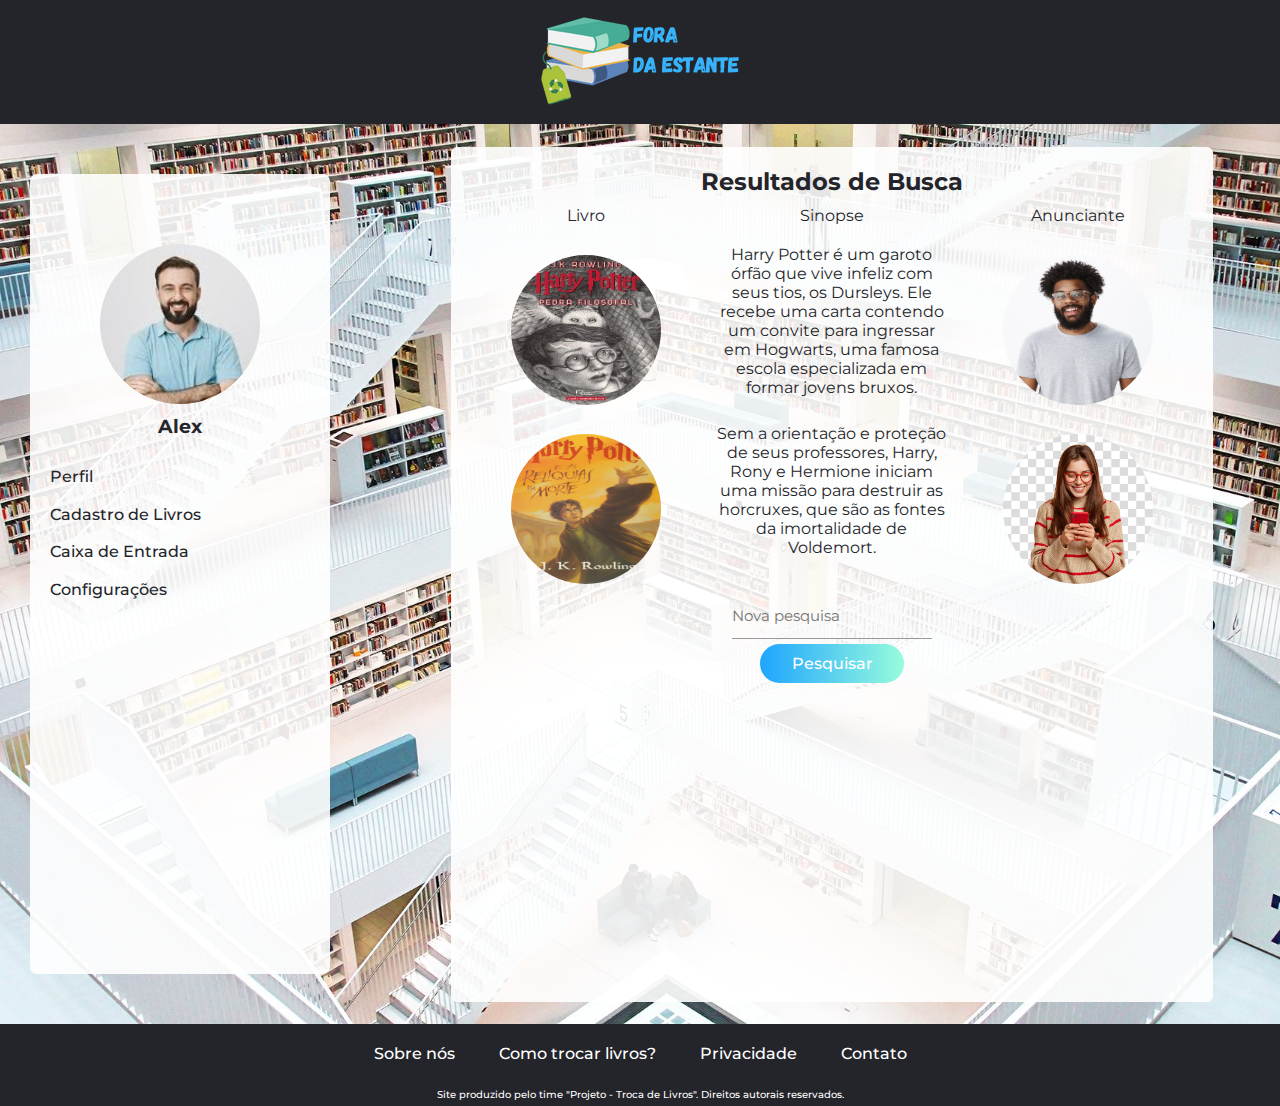
<file: src/Trocadelivros/html/result.html>
<!DOCTYPE html>
<html lang="pt-BR">
<head>
    <meta charset="utf-8">
    <meta name="viewport" content="with=device-width, initial scale=1.0">
    <title>Fora da Estante</title>
    <link rel="stylesheet" href="../css/style.css">
    <link rel="stylesheet" href="../css/base.css">
    <link rel="stylesheet" href="../css/result.css">
</head>
<body>
    <header>
        <a href="../html/profile.html"><img class="logo" src="../assets/images/foradaestante1.png" alt="logo"></a>
    </header>
    <section class="main">
      <div id="infosUser">
        <div class="profile">
            <img src="../assets/images/alex.jpeg" alt="imagem do usuário">
            <h2>Alex</h2>
        </div>
        <div class="profileitens">
            <a href="../html/profile.html">Perfil</a>
            <a href="../html/bookregistration.html">Cadastro de Livros</a>
            <a href="../html/mailbox.html">Caixa de Entrada</a>
            <a href="../html/settings.html">Configurações</a>
         </div>
        </div>

        <div class="core">
        
            <div id="mailarea">
                <div class="mail">
                    <h2>Resultados de Busca</h2>
                    <div class="filter">
                        <p>Livro</p>
                        <p>Sinopse</p>
                        <p>Anunciante</p>

                    </div>
                    
                    <div class="result1">
                        <a href="../html/books.html"><img src="../assets/images/HP.jpeg" alt="imagem livro"></a>
                        <p>Harry Potter é um garoto órfão que vive infeliz com seus tios, os Dursleys. 
                            Ele recebe uma carta contendo um convite para ingressar em Hogwarts, uma famosa escola especializada em formar jovens bruxos.</p>
                        <img src="../assets/images/Reginaldo.jpg">
                    </div>
                    <div class="result2">
                       <img src="../assets/images/hpreliquia.jpg" alt="imagem livro">
                        <p>Sem a orientação e proteção de seus professores, Harry, Rony e Hermione iniciam uma missão para destruir as horcruxes, 
                            que são as fontes da imortalidade de Voldemort.</p>
                            <a href="../html/userpage.html"><img src="../assets/images/Daniela.jpg">
                    </div>
                    <div class="newsearch">
                        <input id="text" type="text" placeholder="Nova pesquisa">
                        <br>
                        <button class="btn-search"><a href="../html/result.html">Pesquisar</a></button>
                    </div>
                    
                </div>

                <div id="inbox">
                    
                </div>
            </div>
        </div>
    </section>   
  
    <nav>
            <ul class="nav-links">
                <li><a href="../html/aboutus.html">Sobre nós</a></li>
                <li><a href="../html/howto.html">Como trocar livros?</a></li>
                <li><a href="../html/privacy.html">Privacidade</a></li>
                <li><a href="../html/contact.html">Contato</a></li>
            </ul>
        </nav>
        <footer>
            <p class="rights">Site produzido pelo time "Projeto - Troca de Livros". Direitos autorais reservados. </p>
        </footer>
        
    </footer>
    <script src="https://code.jquery.com/jquery-3.6.0.min.js"></script>
    <script src="../javascript/mailbox.js"></script>
    
</body>

</html>
</file>
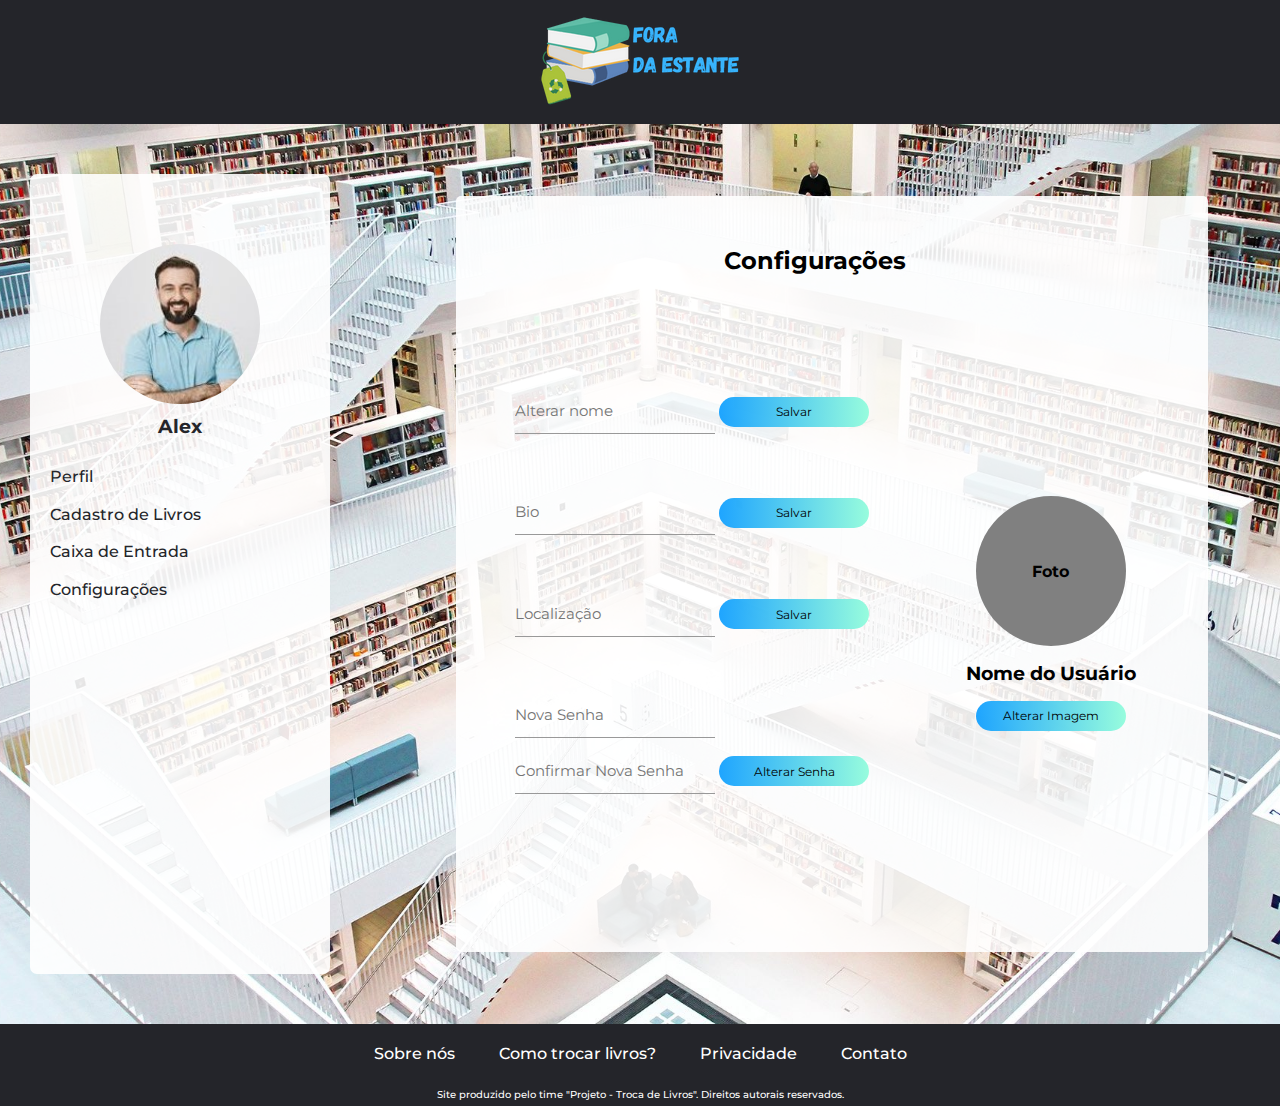
<file: src/Trocadelivros/html/settings.html>
<!DOCTYPE html>
<html lang="pt-BR">

<head>
    <meta charset="utf-8">
    <meta name="viewport" content="with=device-width, initial scale=1.0">
    <title>Fora da Estante</title>
    <link rel="stylesheet" href="../css/style.css">
    <link rel="stylesheet" href="../css/base.css">
    <link rel="stylesheet" href="../css/settings.css">
</head>

<body>
    <header>
        <a href="../html/profile.html"><img class="logo" src="../assets/images/foradaestante1.png" alt="logo"></a>
    </header>
    <section class="main">
        <div id="infosUser">
            <div class="profile">
                <img src="../assets/images/alex.jpeg" alt="imagem do usuário">
                <h2>Alex</h2>
            </div>
            <div class="profileitens">
                <a href="../html/profile.html">Perfil</a>
                <a href="../html/bookregistration.html">Cadastro de Livros</a>
                <a href="../html/mailbox.html">Caixa de Entrada</a>
                <a href="../html/settings.html">Configurações</a>
            </div>
        </div>
        <div class="core">
            <div class="profileset">
                <h2 id="set">Configurações</h2>
                <div id="grid">
                    <form id="form">
                        <label> 
                            <input id="text" type="text" placeholder="Alterar nome" required>
                            <input id="button" type="submit" value="Salvar">
                        </label>
                       <label>
                            <input id="text" type="text"placeholder="Bio">
                            <input id="button" type="submit" value="Salvar">
                        </label>
                        <label>
                            <input id="text"type="text"placeholder="Localização">
                            <input id="button" type="submit" value="Salvar">
                        </label>
                        <label>
                            <input id="text" type="password"placeholder="Nova Senha" required><br>
                            <input id="text" type="password" placeholder="Confirmar Nova Senha" required>
                            <input id="button" type="submit" value="Alterar Senha">
                        </label>
                    </form>
                    <div id="boximg">
                        <span>
                            <h4>Foto</h4>
                        </span>
                        <h3>Nome do Usuário</h3>
                        <input id="button" type="submit" value="Alterar Imagem">
                    </div>
                </div>
            </div>
        </div>
    </section>
    <nav>
        <ul class="nav-links">
            <li><a href="../html/aboutus.html">Sobre nós</a></li>
            <li><a href="../html/howto.html">Como trocar livros?</a></li>
            <li><a href="../html/privacy.html">Privacidade</a></li>
            <li><a href="../html/contact.html">Contato</a></li>
        </ul>
    </nav>
    <footer>
        <p class="rights">Site produzido pelo time "Projeto - Troca de Livros". Direitos autorais reservados. </p>
    </footer>

</body>

</html>
</file>
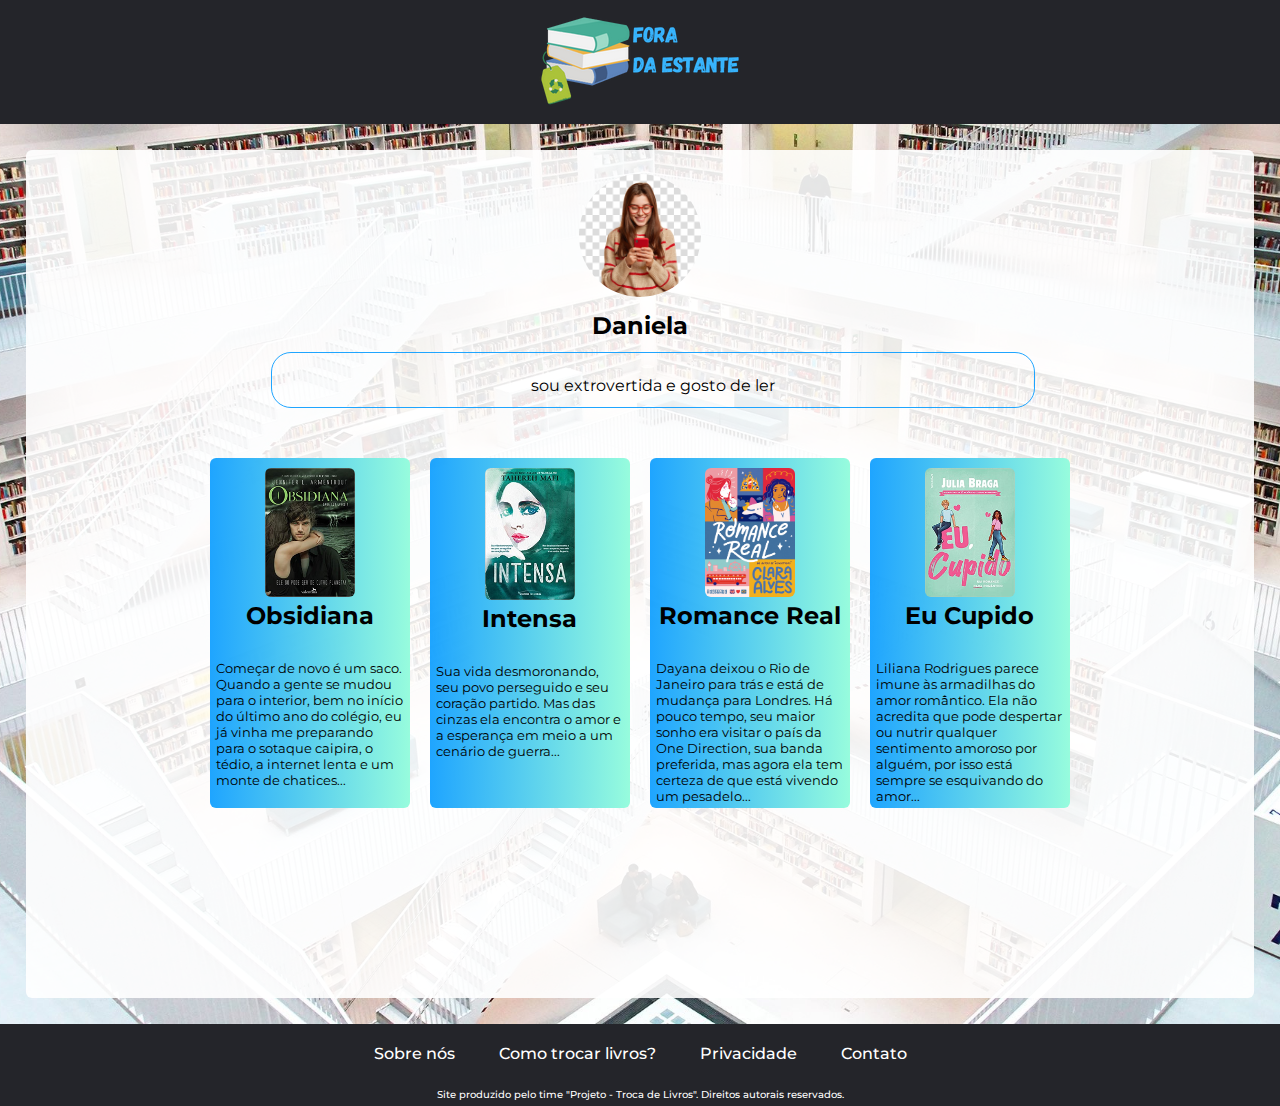
<file: src/Trocadelivros/html/userpage.html>
<!DOCTYPE html>
<html lang="pt-BR">
<head>
    <meta charset="utf-8">
    <meta name="viewport" content="with=device-width, initial scale=1.0">
    <title>Fora da Estante</title>
    <link rel="stylesheet" href="../css/style.css">
    <link rel="stylesheet" href="../css/base.css">
    <link rel="stylesheet" href="../css/userpage.css">

</head>
<body>
    <header>
        <a href="../html/profile.html"><img class="logo" src="..\assets\images\foradaestante1.png" alt="logo"></a>
    </header>
    <section class="main">
        <div id="userpage">
            <div id="infouser">
                <img src="../assets/images/Daniela.jpg" alt="foto do usuário">
                <h2>Daniela</h2>
                <div id="bio"><p>sou extrovertida e gosto de ler</p></div>
            </div>
            <div id="books">
                
                <div class="bookscards">
                    
                    <img src="../assets/images/obsidiana.jpg" alt="livro">
                    <h2>Obsidiana</h2>
                    <p>Começar de novo é um saco. Quando a gente se mudou para o interior, bem no início do último ano do colégio, eu já vinha me preparando para o sotaque caipira, o tédio, a internet lenta e um monte de chatices...</p>
                </div>
                
                <div class="bookscards">
                    <img src="../assets/images/intensa.jpg" alt="livro">
                    <h2>Intensa</h2>
                    <p>Sua vida desmoronando, seu povo perseguido e seu coração partido. Mas das cinzas ela encontra o amor e a esperança em meio a um cenário de guerra...</p>
                </div>

                <div class="bookscards">
                    <img src="../assets/images/romancereal.jpg" alt="livro">
                    <h2>Romance Real</h2>
                    <p>Dayana deixou o Rio de Janeiro para trás e está de mudança para Londres. Há pouco tempo, seu maior sonho era visitar o país da One Direction, sua banda preferida, mas agora ela tem certeza de que está vivendo um pesadelo...</p>
                </div>

                <div class="bookscards">
                    <img src="../assets/images/eucupido.jpg" alt="livro">
                    <h2>Eu Cupido</h2>
                    <p>Liliana Rodrigues parece imune às armadilhas do amor romântico. Ela não acredita que pode despertar ou nutrir qualquer sentimento amoroso por alguém, por isso está sempre se esquivando do amor...</p>
                </div>
                
            </div>
        </div>
    </section>     
  
    <nav>
            <ul class="nav-links">
                <li><a href="../html/aboutus.html">Sobre nós</a></li>
                <li><a href="../html/howto.html">Como trocar livros?</a></li>
                <li><a href="../html/privacy.html">Privacidade</a></li>
                <li><a href="../html/contact.html">Contato</a></li>
            </ul>
        </nav>
        <footer>
            <p class="rights">Site produzido pelo time "Projeto - Troca de Livros". Direitos autorais reservados. </p>
        </footer>
        
    </footer>
    
</body>

</html>
</file>
<file: src/homepage/style.css>
@import url('https://fonts.googleapis.com/css2?family=Montserrat:wght@500&display=swap');

*{
margin: 0;
padding: 0;
}

header{
    display: flex;
    justify-content: center;
    align-items: center;
    padding: 10px 10%;
    background-color: #24252A;
}

.logo{
    cursor: pointer;
    width: 500px;
}

.centro{
    width: 100%;
    min-height: 100vh;
    background-image: url(images/livraria.jpeg);
    background-position: center;
    background-size: cover;
    position: relative;
    display:flex;
    justify-content: space-between;
}

.tutorial{
    flex-basis: 31%;
    background: rgba(255, 255, 255, 0.897);
    border-radius: 10px;
    margin-top: 5%;
    margin-bottom: 5%;
    margin-left: 5%;
    padding: 20px 12px;
    box-sizing: border-box;
    text-align: center;
}

.arealogin{
    flex-basis: 31%;
    background: rgba(255, 255, 255, 0.897);
    border-radius: 10px;
    margin-top: 5%;
    margin-bottom: 5%;
    margin-right: 5%;
    padding: 20px 12px;
    box-sizing: border-box;
    text-align: center;
}

h1{
    font-family: "Montserrat", sans-serif;
}

.formbox{
    width: 380px;
    height: 480px;
    position: relative;
    margin: 6% auto;
    background: transparent;
    padding: 5px;
    overflow: hidden;
}

.buttonbox{
    width: 220px;
    margin: 10px auto;
    position: relative;
    box-shadow: 0 0 20px 9px #bdd8f3;
    border-radius: 30px;
}

.toggle-btn{
    padding: 10px 30px;
    cursor: pointer;
    background: transparent;
    border: 0;
    outline: none;
    position: relative;
    font-family: "Montserrat", sans-serif;
    font-size: 10px;
}

#btn{
    top: 0;
    left: 0;
    position: absolute;
    width: 110px;
    height: 100%;
    background: linear-gradient(to right, #109fffef, #97fcdd);
    border-radius: 30px;
    transition: .5s; 
}

.socialicons{
    margin: 30px auto;
    text-align: center;
}

.socialicons img{
    width: 30px;
    margin: 0 12px;
    box-shadow: 0 0 20px 0 #7f7f773d;
    cursor: pointer;
    border-radius: 50%;
}

.input-group{
    top: 180px;
    position: absolute;
    width: 280px;
    transition: .5s;
}

.input-field{
    width: 100%;
    padding: 10px 0;
    margin: 5px 0;
    border-left: 0;
    border-top: 0;
    border-right: 0;
    border-bottom: 1px solid #999;
    outline: none;
    background: transparent;
    font-family: "Montserrat", sans-serif;
    font-size: 10px;
}

.submit-btn{
    width: 85%;
    padding: 10px 30px;
    cursor: pointer;
    display: block;
    margin: auto;
    background: linear-gradient(to right, #109fffef, #97fcdd);
    border: 0;
    outline: none;
    border-radius: 30px;
    font-family: "Montserrat", sans-serif;
    font-size: 12px;
}

.check-box{
    margin: 30px 250px 35px 0;
}

.span1{
    color: #777;
    font-size: 12px;
    bottom: 68px;
    right: 150px;
    position: absolute;
    font-family: "Montserrat", sans-serif;
}

.span2{
    color: #777;
    font-size: 12px;
    bottom: 68px;
    right: -25px;
    position: absolute;
    font-family: "Montserrat", sans-serif;
}

#login{
    left: 50px;

}

#register{
    left: 450px;
    
}

nav{
    display: flex;
    justify-content: center;
    align-items: center;
    padding: 20px 10%;
    background-color: #24252A;
}

li, a{
    font-family: "Montserrat", sans-serif;
    font-weight: 500;
    font-size: 16px;
    color: #fff;
    text-decoration: none;
}

.nav-links {
    list-style: none;
}

.nav-links li{
    display: inline-block;
    padding: 0px 20px;
}

.nav-links li a{
    transition: all 0.3s ease 0s;
}

.nav-links li a:hover {
    color: #0088a9
}

.rights{
    font-family: "Montserrat", sans-serif;
    font-weight: 500;
    font-size: 10px;
    color: #fff;
    text-decoration: none;
}

footer{
    display: flex;
    justify-content: center;
    align-items: center;
    padding: 20px 10%;
    background-color: #24252A;
    padding: 5px 10%;
}
</file>
<file: src/Trocadelivros/css/aboutusstyle.css>
@import url('https://fonts.googleapis.com/css2?family=Montserrat:wght@500&display=swap');

ul{
    list-style: none;
}

*{
margin: 0;
padding: 0;
}

header{
    display: flex;
    justify-content: center;
    align-items: center;
    padding: 10px 10%;
    background-color: #24252A;
}

.logo{
    cursor: pointer;
    width: 500px;
}

.main{
    width: 100%;
    min-height: 100vh;
    background-image: url(../assets/images/livraria.jpeg);
    background-color: #24252A;
    background-position: center;
    background-size: cover;
    position: relative;
    display:flex;
    justify-content: space-between;
    
}

.tutorial{
    flex-basis: 80%;
    background: rgba(255, 255, 255, 0.897);
    border-radius: 10px;
    margin-top: 5%;
    margin-bottom: 5%;
    margin-left: 15%;
    margin-right: 15%;
    padding: 20px 12px;
    padding-bottom: 10px;
    position: center;
    box-sizing: border-box;
    text-align: center;
    block-size: fit-content;
}

h1{
    font-family: "Montserrat", sans-serif;
    font-weight: 500;
    font-size: 35px;
    color: rgb(0, 0, 0);
    text-decoration: none;
    text-align: center;
    padding: 5px;

}

p{
    font-family: "Montserrat", sans-serif;
    font-weight: 500;
    font-size: 20px;
    color: rgb(0, 0, 0);
    text-decoration: none;
    text-align: justify;
}

nav{
    display: flex;
    justify-content: center;
    align-items: center;
    padding: 20px 10%;
    background-color: #24252A;
}

li, a{
    font-family: "Montserrat", sans-serif;
    font-weight: 500;
    font-size: 16px;
    color: #fff;
    text-decoration: none;
}

.nav-links {
    list-style: none;
}

.nav-links li{
    display: inline-block;
    padding: 0px 20px;
}

.nav-links li a{
    transition: all 0.3s ease 0s;
}

.nav-links li a:hover {
    color: #0088a9
}

.rights{
    font-family: "Montserrat", sans-serif;
    font-weight: 500;
    font-size: 10px;
    color: #fff;
    text-decoration: none;
}

footer{
    display: flex;
    justify-content: center;
    align-items: center;
    padding: 20px 10%;
    background-color: #24252A;
    padding: 5px 10%;
}

/* parte do user page*/
</file>
<file: src/Trocadelivros/css/style.css>
/*CSS global do site/ CSS da página Index*/
@import url('https://fonts.googleapis.com/css2?family=Montserrat:wght@500&display=swap');

ul{
    list-style: none;
}

*{
margin: 0;
padding: 0;
}

header{
    display: flex;
    justify-content: center;
    align-items: center;
    padding: 10px 10%;
    background-color: #24252A;
}

.logo{
    cursor: pointer;
    width: 500px;
}

.main{
    width: 100%;
    min-height: 100vh;
    background-image: url(../assets/images/livraria.jpeg);
    background-color: #24252A;
    background-position: center;
    background-size: cover;
    position: relative;
    display:flex;
    justify-content: space-between;
    
}

.tutorial{
    flex-basis: 31%;
    background: rgba(255, 255, 255, 0.897);
    border-radius: 10px;
    margin-top: 5%;
    margin-bottom: 5%;
    margin-left: 5%;
    padding: 20px 12px;
    padding-bottom: 10px;
    box-sizing: border-box;
    text-align: center;
    block-size: fit-content;
}

.arealogin{
    flex-basis: 30%;
    background: rgba(255, 255, 255, 0.897);
    border-radius: 10px;
    margin-top: 5%;
    margin-bottom: 5%;
    margin-right: 5%;
    padding: 20px 12px;
    box-sizing: border-box;
    text-align: center;
    block-size: fit-content;
}

h1{
    font-family: "Montserrat", sans-serif;
}


.formbox{
    width: 380px;
    height: 480px;
    position: relative;
    margin-top: 6%;
    margin-inline: auto;
    margin-bottom: 0%;
    background: transparent;
    padding: 5px;
    overflow: hidden;
}

.buttonbox{
    width: 220px;
    margin: 10px auto;
    position: relative;
    box-shadow: 0 0 20px 9px #bdd8f3;
    border-radius: 30px;
}

.toggle-btn{
    padding: 10px 30px;
    cursor: pointer;
    background: transparent;
    border: 0;
    outline: none;
    position: relative;
    font-family: "Montserrat", sans-serif;
    font-size: 10px;
}

#btn{
    top: 0;
    left: 0;
    position: absolute;
    width: 110px;
    height: 100%;
    background: linear-gradient(to right, #109fffef, #97fcdd);
    border-radius: 30px;
    transition: .5s; 
}

.socialicons{
    margin: 30px auto;
    text-align: center;
}

.socialicons img{
    width: 30px;
    margin: 0 12px;
    box-shadow: 0 0 20px 0 #7f7f773d;
    cursor: pointer;
    border-radius: 50%;
}

.input-group{
    top: 180px;
    position: absolute;
    width: 280px;
    transition: .5s;
}

.input-field{
    width: 100%;
    padding: 10px 0;
    margin: 5px 0;
    border-left: 0;
    border-top: 0;
    border-right: 0;
    border-bottom: 1px solid #999;
    outline: none;
    background: transparent;
    font-family: "Montserrat", sans-serif;
    font-size: 10px;
}

.submit-btn{
    width: 85%;
    padding: 10px 30px;
    cursor: pointer;
    display: block;
    margin: auto;
    background: linear-gradient(to right, #109fffef, #97fcdd);
    border: 0;
    outline: none;
    border-radius: 30px;
    font-family: "Montserrat", sans-serif;
    font-size: 12px;
}

.check-box{
    margin: 30px 250px 35px 0;
}

.span1{
    color: #777;
    font-size: 12px;
    bottom: 68px;
    right: 150px;
    position: absolute;
    font-family: "Montserrat", sans-serif;
}

.span2{
    color: #777;
    font-size: 12px;
    bottom: 68px;
    right: -25px;
    position: absolute;
    font-family: "Montserrat", sans-serif;
}

#login{
    left: 50px;

}

#register{
    left: 450px;
    
}

nav{
    display: flex;
    justify-content: center;
    align-items: center;
    padding: 20px 10%;
    background-color: #24252A;
}

li, a{
    font-family: "Montserrat", sans-serif;
    font-weight: 500;
    font-size: 16px;
    color: #fff;
    text-decoration: none;
}

.nav-links {
    list-style: none;
}

.nav-links li{
    display: inline-block;
    padding: 0px 20px;
}

.nav-links li a{
    transition: all 0.3s ease 0s;
}

.nav-links li a:hover {
    color: #0088a9
}

.rights{
    font-family: "Montserrat", sans-serif;
    font-weight: 500;
    font-size: 10px;
    color: #fff;
    text-decoration: none;
}

footer{
    display: flex;
    justify-content: center;
    align-items: center;
    padding: 20px 10%;
    background-color: #24252A;
    padding: 5px 10%;
}
</file>
<file: src/Trocadelivros/css/base.css>
@import url('https://fonts.googleapis.com/css2?family=Montserrat:wght@500&display=swap');
@media  screen and (min-width:600px ){
    
}
.profile{
    display: flex;
    flex-direction: column;
    text-align: center;
    justify-content: center;
}
.profile img{
    border-radius: 100%;
    margin: 70px;
    margin-bottom: 10px;
}
.profile h2{
    font-size: larger;
    font-family: "Montserrat", sans-serif;
    color: #ddecf0;
}
.core{
    display:flex;
    align-items: center;
    justify-content: center;
    width: 70%;
    height: 100vh; 
}
.profileitens{
    width: 200px;
    height: 150px;
    display:flex;
    align-items: flex-start;
    justify-content: space-around;
    flex-direction: column; 
    margin: 20px;
}
.profileitens a:hover{
    background: linear-gradient(to right, #109fffef, #97fcdd);
    border: none;
    padding: 10px;
    border-radius: 10px;
}

#infosUser{
    background-color: rgba(255, 255, 255, 0.897);
    border-radius: 7px;
    width: 300px;
    margin: 50px 30px; 
   
}

#infosUser h2, #infosUser a, #header a{
    color: #24252A;
}

.btn-header{
    background: linear-gradient(to right, #109fffef, #97fcdd);
    border: none;
    padding: 10px;
    border-radius: 10px;
}
</file>
<file: src/Trocadelivros/css/bookregistration.css>
@import url('https://fonts.googleapis.com/css2?family=Montserrat:wght@500&display=swap');

#form{
    height: 50%;
    width: 50%;
    font-family: "Montserrat", sans-serif;

}
h2{
    font-family: "Montserrat", sans-serif;
    padding-top: 2%;
}
h3{
    font-family: "Montserrat", sans-serif;
    padding: 6%;
}

#button{
    width: 150px;
    height: 30px;
    background: linear-gradient(to right, #109fffef, #97fcdd);
    border: 0;
    outline: none;
    border-radius: 30px;
    font-family: "Montserrat", sans-serif;
    font-size: 12px;
    margin-top: 1%;
    
}
#text{
   
    width: 250px;
    height: 15px;
    padding: 10px 0;
    margin: 5px 0;
    border-left: 0;
    border-top: 0;
    border-right: 0;
    border-bottom: 1px solid #999;
    outline: none;
    background: transparent;
    font-family: "Montserrat", sans-serif;
    font-size: 15px;
    margin-top: 1%;
}
#grid{
    
    display:flex;
    align-items: flex-start;
    justify-content: space-around;
    width: 90%;
    height: 70%;
    margin: 5%;
}
#boximg{
    
    display:flex;
    align-items: center;
    justify-content: space-around;
    flex-direction: column;
    font-family: "Montserrat", sans-serif;
    padding: 5%;
    

}
#boximg > span{
    width: 200px;
    height: 200px;
    background-color: gray;
    border-radius: 25%;
    display: block;
    display: flex;
    align-items: center;
    justify-content: center;
    
    
}
.profileitens{
    width: 200px;
    height: 150px;
    display:flex;
    align-items: flex-start;
    justify-content: space-around;
    flex-direction: column; 
    margin: 20px;
}
.profileset li{
    display: none;
    color: black;
}
.profileset{
    display:flex;
    flex-direction: column;
    align-items: center;
    justify-content: space-around;
    width: 80%;
    height: 80%;
    background: transparent;
    background: rgba(255, 255, 255, 0.897);
    border-radius: 5px;
}
#headerpesq{

    padding-top: 5%;
    padding-left: 8%;
    display: flex;
    justify-content: space-between;
    background-color: transparent;
    display: flex;
    justify-content: space-between;
    background-color: rgba(255, 255, 255, 0.897);
    background: transparent;
    font-size: 15px;
    align-self:start;
    display: hidden;
}
</file>
<file: src/Trocadelivros/css/contactstyle.css>
@import url('https://fonts.googleapis.com/css2?family=Montserrat:wght@500&display=swap');

ul{
    list-style: none;
}

*{
margin: 0;
padding: 0;
}

header{
    display: flex;
    justify-content: center;
    align-items: center;
    padding: 10px 10%;
    background-color: #24252A;
}

.logo{
    cursor: pointer;
    width: 500px;
}

.main{
    width: 100%;
    min-height: 100vh;
    background-image: url(../assets/images/livraria.jpeg);
    background-color: #24252A;
    background-position: center;
    background-size: cover;
    position: relative;
    display:flex;
    justify-content: space-between;
    
}

.tutorial{
    flex-basis: 80%;
    background: rgba(255, 255, 255, 0.897);
    border-radius: 10px;
    margin-top: 5%;
    margin-bottom: 5%;
    margin-left: 15%;
    margin-right: 15%;
    padding: 20px 12px;
    padding-bottom: 10px;
    position: center;
    box-sizing: border-box;
    text-align: center;
    block-size: fit-content;
}

h1{
    font-family: "Montserrat", sans-serif;
    font-weight: 500;
    font-size: 35px;
    color: rgb(0, 0, 0);
    text-decoration: none;
    text-align: center;
    padding: 5px;

}

.phonenumber{
    font-family: "Montserrat", sans-serif;
    font-weight: 500;
    font-size: 55px;
    color: rgb(0, 0, 0);
    text-decoration: none;
    font-weight: bold;
    text-align: center;
}

p{
    font-family: "Montserrat", sans-serif;
    font-weight: 500;
    font-size: 20px;
    color: rgb(0, 0, 0);
    text-decoration: none;
    text-align: center;
}

nav{
    display: flex;
    justify-content: center;
    align-items: center;
    padding: 20px 10%;
    background-color: #24252A;
}

li, a{
    font-family: "Montserrat", sans-serif;
    font-weight: 500;
    font-size: 16px;
    color: #fff;
    text-decoration: none;
}

.nav-links {
    list-style: none;
}

.nav-links li{
    display: inline-block;
    padding: 0px 20px;
}

.nav-links li a{
    transition: all 0.3s ease 0s;
}

.nav-links li a:hover {
    color: #0088a9
}

.rights{
    font-family: "Montserrat", sans-serif;
    font-weight: 500;
    font-size: 10px;
    color: #fff;
    text-decoration: none;
}

footer{
    display: flex;
    justify-content: center;
    align-items: center;
    padding: 20px 10%;
    background-color: #24252A;
    padding: 5px 10%;
}

/* parte do user page*/
</file>
<file: src/Trocadelivros/css/forgotstyle.css>
@import url('https://fonts.googleapis.com/css2?family=Montserrat:wght@500&display=swap');

ul{
    list-style: none;
}

*{
margin: 0;
padding: 0;
}

header{
    display: flex;
    justify-content: center;
    align-items: center;
    padding: 10px 10%;
    background-color: #24252A;
}

.logo{
    cursor: pointer;
    width: 500px;
}

.main{
    width: 100%;
    min-height: 100vh;
    background-image: url(../assets/images/livraria.jpeg);
    background-color: #24252A;
    background-position: center;
    background-size: cover;
    position: relative;
    display:flex;
    justify-content: space-between;
    
}

.tutorial{
    flex-basis: 80%;
    background: rgba(255, 255, 255, 0.897);
    border-radius: 10px;
    margin-top: 5%;
    margin-bottom: 5%;
    margin-left: 15%;
    margin-right: 15%;
    padding: 20px 12px;
    padding-bottom: 10px;
    position: center;
    box-sizing: border-box;
    text-align: center;
    block-size: fit-content;
}

h1{
    font-family: "Montserrat", sans-serif;
    font-weight: 500;
    font-size: 35px;
    color: rgb(0, 0, 0);
    text-decoration: none;
    text-align: center;
    padding: 5px;

}

p{
    font-family: "Montserrat", sans-serif;
    font-weight: 500;
    font-size: 20px;
    color: rgb(0, 0, 0);
    text-decoration: none;
    text-align: center;
}

.input-field{
    width: 30%;
    padding: 10px 0;
    margin: 5px 0;
    border-left: 0;
    border-top: 0;
    border-right: 0;
    border-bottom: 1px solid #999;
    outline: none;
    background: transparent;
    font-family: "Montserrat", sans-serif;
    font-size: 10px;
    text-align: center;
}

.submit-btn{
    width: 30%;
    padding: 10px 30px;
    cursor: pointer;
    display: block;
    margin: auto;
    margin-top: 10px;
    margin-bottom: 10px;
    background: linear-gradient(to right, #109fffef, #97fcdd);
    border: 0;
    outline: none;
    border-radius: 30px;
    font-family: "Montserrat", sans-serif;
    font-size: 12px;
}

nav{
    display: flex;
    justify-content: center;
    align-items: center;
    padding: 20px 10%;
    background-color: #24252A;
}

li, a{
    font-family: "Montserrat", sans-serif;
    font-weight: 500;
    font-size: 16px;
    color: #fff;
    text-decoration: none;
}

.nav-links {
    list-style: none;
}

.nav-links li{
    display: inline-block;
    padding: 0px 20px;
}

.nav-links li a{
    transition: all 0.3s ease 0s;
}

.nav-links li a:hover {
    color: #0088a9
}

.rights{
    font-family: "Montserrat", sans-serif;
    font-weight: 500;
    font-size: 10px;
    color: #fff;
    text-decoration: none;
}

footer{
    display: flex;
    justify-content: center;
    align-items: center;
    padding: 20px 10%;
    background-color: #24252A;
    padding: 5px 10%;
}

/* parte do user page*/
</file>
<file: src/Trocadelivros/css/howtostyle.css>
@import url('https://fonts.googleapis.com/css2?family=Montserrat:wght@500&display=swap');

ul{
    list-style: none;
}

*{
margin: 0;
padding: 0;
}

header{
    display: flex;
    justify-content: center;
    align-items: center;
    padding: 10px 10%;
    background-color: #24252A;
}

.logo{
    cursor: pointer;
    width: 500px;
}

.main{
    width: 100%;
    min-height: 100vh;
    background-image: url(../assets/images/livraria.jpeg);
    background-color: #24252A;
    background-position: center;
    background-size: cover;
    position: relative;
    display:flex;
    justify-content: space-between;
    
}

.tutorial{
    flex-basis: 80%;
    background: rgba(255, 255, 255, 0.897);
    border-radius: 10px;
    margin-top: 5%;
    margin-bottom: 5%;
    margin-left: 15%;
    margin-right: 15%;
    padding: 20px 12px;
    padding-bottom: 10px;
    position: center;
    box-sizing: border-box;
    text-align: center;
    block-size: fit-content;
}

.container1{
    column-count: 3;
}

.container2{
    column-count: 3;
}

.container3{
    column-count: 3;
}

h1{
    font-family: "Montserrat", sans-serif;
    font-weight: 500;
    font-size: 35px;
    color: rgb(0, 0, 0);
    text-decoration: none;
    text-align: center;
    padding: 5px;

}

h2{
    font-family: "Montserrat", sans-serif;
    font-weight: 500;
    font-size: 25px;
    color: rgb(0, 0, 0);
    text-decoration: underline;
    text-align: center;
    font-weight: bold;
}

h3{
    font-family: "Montserrat", sans-serif;
    font-weight: 500;
    font-size: 20px;
    color: rgb(0, 0, 0);
    text-decoration: none;
    text-align: center;
    font-weight: bold;
}

p{
    font-family: "Montserrat", sans-serif;
    font-weight: 500;
    font-size: 20px;
    color: rgb(0, 0, 0);
    text-decoration: none;
    text-align: center;
}

nav{
    display: flex;
    justify-content: center;
    align-items: center;
    padding: 20px 10%;
    background-color: #24252A;
}

li, a{
    font-family: "Montserrat", sans-serif;
    font-weight: 500;
    font-size: 16px;
    color: #fff;
    text-decoration: none;
}

.nav-links {
    list-style: none;
}

.nav-links li{
    display: inline-block;
    padding: 0px 20px;
}

.nav-links li a{
    transition: all 0.3s ease 0s;
}

.nav-links li a:hover {
    color: #0088a9
}

.rights{
    font-family: "Montserrat", sans-serif;
    font-weight: 500;
    font-size: 10px;
    color: #fff;
    text-decoration: none;
}

footer{
    display: flex;
    justify-content: center;
    align-items: center;
    padding: 20px 10%;
    background-color: #24252A;
    padding: 5px 10%;
}

/* parte do user page*/
</file>
<file: src/Trocadelivros/css/mailbox.css>
.profileset li{
    display: none;
    color: black;
}

.profileset{
    display:flex;
    flex-direction: column;
    align-items: center;
    justify-content: space-around;
    width: 80%;
    height: 80%;
    background-color:rgb(240, 240, 240);
    border-radius: 5px;
}

#grid{
    display:flex;
    align-items: flex-start;
    justify-content: space-around;
    width: 90%;
    height: 70%;
}

#inbox{
    height: 851px;
    text-align: center;
    display: flex;
    justify-content: center;
    box-sizing: border-box;
    flex-basis: 80%;
    block-size: fit-content;
}

.inboxcards{
    background: whitesmoke;
    border-radius: 6px;
    margin: 10px;
    width: 200px;
    height: 300px;
    margin: auto 10px;

}

.inboxcards img {
    width: 60px;
    height: 60px;
    margin-top: 10px;
    border-radius: 50%;
}

.inboxcards h2 {
    font-family: "Montserrat", sans-serif;
}

.inboxscards p {
    font-family: "Montserrat", sans-serif;
    font-size: smaller;
    margin-top: 10px;
    text-align: left;
    margin-left: 3%;
    margin-right: 3%; 
}

.addbookscards {
    background-color: whitesmoke;
    border-radius: 6px;
    margin: 10px;
    width: 200px;
    height: 300px;
    margin: auto 10px;
    block-size: fit-content;
    box-sizing: border-box;
}

.addbookscards img{
    
    width: 150px;
    height: 150px;
    border-radius: 50%;
    display: block;
    display: flex;
    align-items: center;
    justify-content: center;  
}

#mailarea{
    background-color: rgba(255, 255, 255, 0.897);
    border-radius: 6px;
    width: 85%;
    height: 80%;
    box-sizing: border-box;   
}

.mail{
    text-align: center;
    font-style: bold;
    color: #24252A;
    font-family: "Montserrat", sans-serif;
    margin-top: 80px;

}
.mybooks h2{
    color: #24252A;
    font-family: "Montserrat", sans-serif;
}

#text{
    width: 200px;
    height: 25px;
    padding: 10px 0;
    margin: 5px 0;
    border-left: 0;
    border-top: 0;
    border-right: 0;
    border-bottom: 1px solid #999;
    outline: none;
    background: transparent;
    font-family: "Montserrat", sans-serif;
    font-size: 15px;
}
#btnchat{
    display: block;
    width: 50px;
    height: 50px;
    background-image: url("../assets/images/chat.png");
    background-size: cover;
    margin-left:700px ;
    margin-top: 10px;
    background-position: center;
    right: 10px;
    bottom:10px;
}
#chat{
    display: none;
    position: absolute;
    width: 250px;
    height: 250px;
    right: 10px;
    bottom: 10px;
    border-radius: 15%;
    justify-content: space-evenly;
    align-items: center;
    flex-direction: column;
    background: linear-gradient(to right, #109fffef, #97fcdd);
    font-family: "Montserrat", sans-serif;
    font-size: 15px;
    
}
#btnsend{
    display: block;
    width: 30px;
    height: 30px;
    background-image: url("../assets/images/send.png");
    background-size: cover;
    margin-left:700px ;
    margin-top: 10px;
    position: absolute;
    right: 30px;
    bottom:25px;
}
#textchat{
    width: 200px;
    height: 25px;
    padding: 10px 0;
    margin: 5px 0;
    border-left: 0;
    border-top: 0;
    border-right: 10px;
    border-bottom: 1px solid #999;
    outline: none;
    background: transparent;
    font-family: "Montserrat", sans-serif;
    font-size: 15px;
    background-color: whitesmoke;
    border-radius: 15px;
}
#messager{
    display: flex;
    justify-content: space-between;
    align-items: flex-start;
    width: 180px;
    height: 150px;
    border: solid 1px #999;
    border-radius: 15px;
    background-color: whitesmoke;
    padding: 10px 10px 0px 10px;

}
#messager>p{
    font-family: "Montserrat", sans-serif;
    display: flex;
    justify-content: flex-end;
    align-items: center;
    width: 100px;
    height: 30px;
   
}
#robo{
    width: 30px;
    height: 30px;
    background-image: url("../assets/images/robo.png");
    display: block;
    background-size: contain;

}
</file>
<file: src/Trocadelivros/css/privacystyle.css>
@import url('https://fonts.googleapis.com/css2?family=Montserrat:wght@500&display=swap');

ul{
    list-style: none;
}

*{
margin: 0;
padding: 0;
}

header{
    display: flex;
    justify-content: center;
    align-items: center;
    padding: 10px 10%;
    background-color: #24252A;
}

.logo{
    cursor: pointer;
    width: 500px;
}

.main{
    width: 100%;
    min-height: 100vh;
    background-image: url(../assets/images/livraria.jpeg);
    background-color: #24252A;
    background-position: center;
    background-size: cover;
    position: relative;
    display:flex;
    justify-content: space-between;
    
}

.tutorial{
    flex-basis: 80%;
    background: rgba(255, 255, 255, 0.897);
    border-radius: 10px;
    margin-top: 5%;
    margin-bottom: 5%;
    margin-left: 15%;
    margin-right: 15%;
    padding: 20px 12px;
    padding-bottom: 10px;
    position: center;
    box-sizing: border-box;
    text-align: center;
    block-size: fit-content;
}

h1{
    font-family: "Montserrat", sans-serif;
    font-weight: 500;
    font-size: 35px;
    color: rgb(0, 0, 0);
    text-decoration: none;
    text-align: center;
    padding: 5px;

}

h2{
    font-family: "Montserrat", sans-serif;
    font-weight: 500;
    font-size: 20px;
    color: rgb(0, 0, 0);
    text-decoration: none;
    font-weight: bold;
    text-align: justify;
}

p{
    font-family: "Montserrat", sans-serif;
    font-weight: 500;
    font-size: 20px;
    color: rgb(0, 0, 0);
    text-decoration: none;
    text-align: justify;
}

.law{
    font-family: "Montserrat", sans-serif;
    font-weight: 500;
    font-size: 20px;
    color: rgb(33, 66, 250);
    text-decoration: underline;
    text-align: justify;
}

nav{
    display: flex;
    justify-content: center;
    align-items: center;
    padding: 20px 10%;
    background-color: #24252A;
}

li, a{
    font-family: "Montserrat", sans-serif;
    font-weight: 500;
    font-size: 16px;
    color: #fff;
    text-decoration: none;
}

.nav-links {
    list-style: none;
}

.nav-links li{
    display: inline-block;
    padding: 0px 20px;
}

.nav-links li a{
    transition: all 0.3s ease 0s;
}

.nav-links li a:hover {
    color: #0088a9
}

.rights{
    font-family: "Montserrat", sans-serif;
    font-weight: 500;
    font-size: 10px;
    color: #fff;
    text-decoration: none;
}

footer{
    display: flex;
    justify-content: center;
    align-items: center;
    padding: 20px 10%;
    background-color: #24252A;
    padding: 5px 10%;
}

/* parte do user page*/
</file>
<file: src/Trocadelivros/css/result.css>
@import url('https://fonts.googleapis.com/css2?family=Montserrat:wght@500&display=swap');

.profileset li{
    display: none;
    color: black;
}

.profileset{
    display:flex;
    flex-direction: column;
    align-items: center;
    justify-content: space-around;
    width: 80%;
    height: 80%;
    background-color:rgb(240, 240, 240);
    border-radius: 5px;
}

#grid{
    display:flex;
    align-items: flex-start;
    justify-content: space-around;
    width: 90%;
    height: 70%;
}

#inbox{
    height: 851px;
    text-align: center;
    display: flex;
    justify-content: center;
    box-sizing: border-box;
    flex-basis: 80%;
    block-size: fit-content;
}

.inboxcards{
    background: whitesmoke;
    border-radius: 6px;
    margin: 10px;
    width: 200px;
    height: 300px;
    margin: auto 10px;

}

.inboxcards img {
    width: 60px;
    height: 60px;
    margin-top: 10px;
    border-radius: 50%;
}

.inboxcards h2 {
    font-family: "Montserrat", sans-serif;
}

.inboxscards p {
    font-family: "Montserrat", sans-serif;
    font-size: smaller;
    margin-top: 10px;
    text-align: left;
    margin-left: 3%;
    margin-right: 3%;
    
}

.addbookscards {
    background-color: #bdd8f3;
    border-radius: 6px;
    margin: 10px;
    width: 200px;
    height: 300px;
    margin: auto 10px;
    block-size: fit-content;
    box-sizing: border-box;
    
}

.addbookscards img{
    
    width: 150px;
    height: 150px;
    border-radius: 50%;
    display: block;
    display: flex;
    align-items: center;
    justify-content: center;
    
}

#mailarea{
    background-color: rgba(255, 255, 255, 0.897);
    border-radius: 6px;
    width: 85%;
    height: 95%;
    box-sizing: border-box;   
   
}

#header{
    margin-top: 10px;
    display: flex;
    justify-content: space-between;
    background-color: rgba(255, 255, 255, 0.897);
    background: transparent;
    font-size: 15px;
}

.mail{
    text-align: center;
    font-style: bold;
    color: #24252A;
    font-family: "Montserrat", sans-serif;
    margin: 20px;
}


#text{
   
    width: 200px;
    height: 25px;
    padding: 10px 0;
    margin: 5px 0;
    border-left: 0;
    border-top: 0;
    border-right: 0;
    border-bottom: 1px solid #999;
    outline: none;
    background: transparent;
    font-family: "Montserrat", sans-serif;
    font-size: 15px;
}

.filter{
    margin-top: 10px;
    column-count: 3;
    text-align: center;
    font-style: bold;
    color: #24252A;
    font-family: "Montserrat", sans-serif;
}

.result1{
    margin-top: 20px;
    column-count: 3;
}

.result1 img {
    width: 150px;
    height: 150px;
    margin-top: 10px;
    border-radius: 50%;
}

.result2{
    margin-top: 15px;
    column-count: 3;
}

.result2 img {
    width: 150px;
    height: 150px;
    margin-top: 10px;
    border-radius: 50%;
}

.newsearch{
    text-align: center;
    font-style: bold;
    color: #24252A;
    font-family: "Montserrat", sans-serif;
}

.btn-search{
    padding: 10px 30px;
    width: 20%;
    cursor: pointer;
    display: block;
    margin: auto;
    background: linear-gradient(to right, #109fffef, #97fcdd);
    border: 0;
    outline: none;
    border-radius: 30px;
    font-family: "Montserrat", sans-serif;
    font-size: 12px;
}
</file>
<file: src/Trocadelivros/css/settings.css>
@import url('https://fonts.googleapis.com/css2?family=Montserrat:wght@500&display=swap');


#form{
    font-family: "Montserrat", sans-serif;
    width: 50%;
    display:flex;
    height: 80%;
    align-items: flex-start;
    justify-content: space-around;
    flex-wrap: wrap; 
}
h2{
    font-family: "Montserrat", sans-serif;
}

#set{
    font-family: "Montserrat", sans-serif;
    width: 30%;
    height: 2%;
    align-items: center;
    display: block;
}
#button{
    width: 150px;
    height: 30px;
    background: linear-gradient(to right, #109fffef, #97fcdd);
    border: 0;
    outline: none;
    border-radius: 30px;
    font-family: "Montserrat", sans-serif;
    font-size: 12px;
}
#text{
    width: 200px;
    height: 25px;
    padding: 10px 0;
    margin: 5px 0;
    border-left: 0;
    border-top: 0;
    border-right: 0;
    border-bottom: 1px solid #999;
    outline: none;
    background: transparent;
    font-family: "Montserrat", sans-serif;
    font-size: 15px;
}
#grid{ 
    display:flex;
    align-items: center;
    justify-content: space-around;
    width: 100%;
    height: 80%
}
#boximg{
    width: 200px;
    height: 250px;
    display:flex;
    align-items: center;
    justify-content: space-around;
    flex-direction: column;
    font-family: "Montserrat", sans-serif;
}
#boximg > span{
    width: 150px;
    height: 150px;
    background-color: gray;
    border-radius: 50%;
    display: block;
    display: flex;
    align-items: center;
    justify-content: center;
}

.profileset{
    display:flex;
    flex-direction: column;
    align-items: center;
    justify-content: space-around;
    width: 100%;
    height: 80%;
    background: transparent;
    background: rgba(255, 255, 255, 0.897);
    border-radius: 5px;
    flex-basis: 80%;
    padding: 2%;
}
</file>
<file: src/Trocadelivros/css/userpage.css>
@import url('https://fonts.googleapis.com/css2?family=Montserrat:wght@500&display=swap');

#userpage{
    margin: 2%;
    background-color: rgba(255, 255, 255, 0.897);
    border-radius: 6px;
    min-width: 96%;
}

#infouser{
    text-align: center;
}

#infouser img{
    margin-top: 2%;
    width: 10%;
    border-radius: 100%;
}

#infouser h2, #infouser p{
    font-family: "Montserrat", sans-serif;
    margin-top: 10px;
}

#books{
    display: flex;
    justify-content: center;
    margin-top: 30px;
    flex-wrap: wrap;  
    max-height: 600px;
    overflow-y: scroll;
    margin-bottom: 10px;
}

.bookscards{
    background: linear-gradient(to right, #109fffef, #97fcdd);
    border-radius: 6px;
    margin: 10px;
    width: 200px;
    height: 350px;
    margin: auto 10px;
    text-align: center;
    margin-top: 20px;
}

.bookscards img {
    width: 90px;
    margin-top: 10px;
    border-radius: 6px;
}

.bookscards h2 {
    font-family: "Montserrat", sans-serif;
}

.bookscards p {
    font-family: "Montserrat", sans-serif;
    font-size: smaller;
    margin-top: 30px;
    text-align: left;
    margin-left: 3%;
    margin-right: 3%;
}

#bio{
     
    height: 40%;
    width: 60%;
    font-family: "Montserrat", sans-serif;
    padding: 1%;
    border: solid 1px #109fffef;
    border-radius: 20px;
    color: black;
    margin-left: 20%;
    margin-top:1%
    
}
</file>
